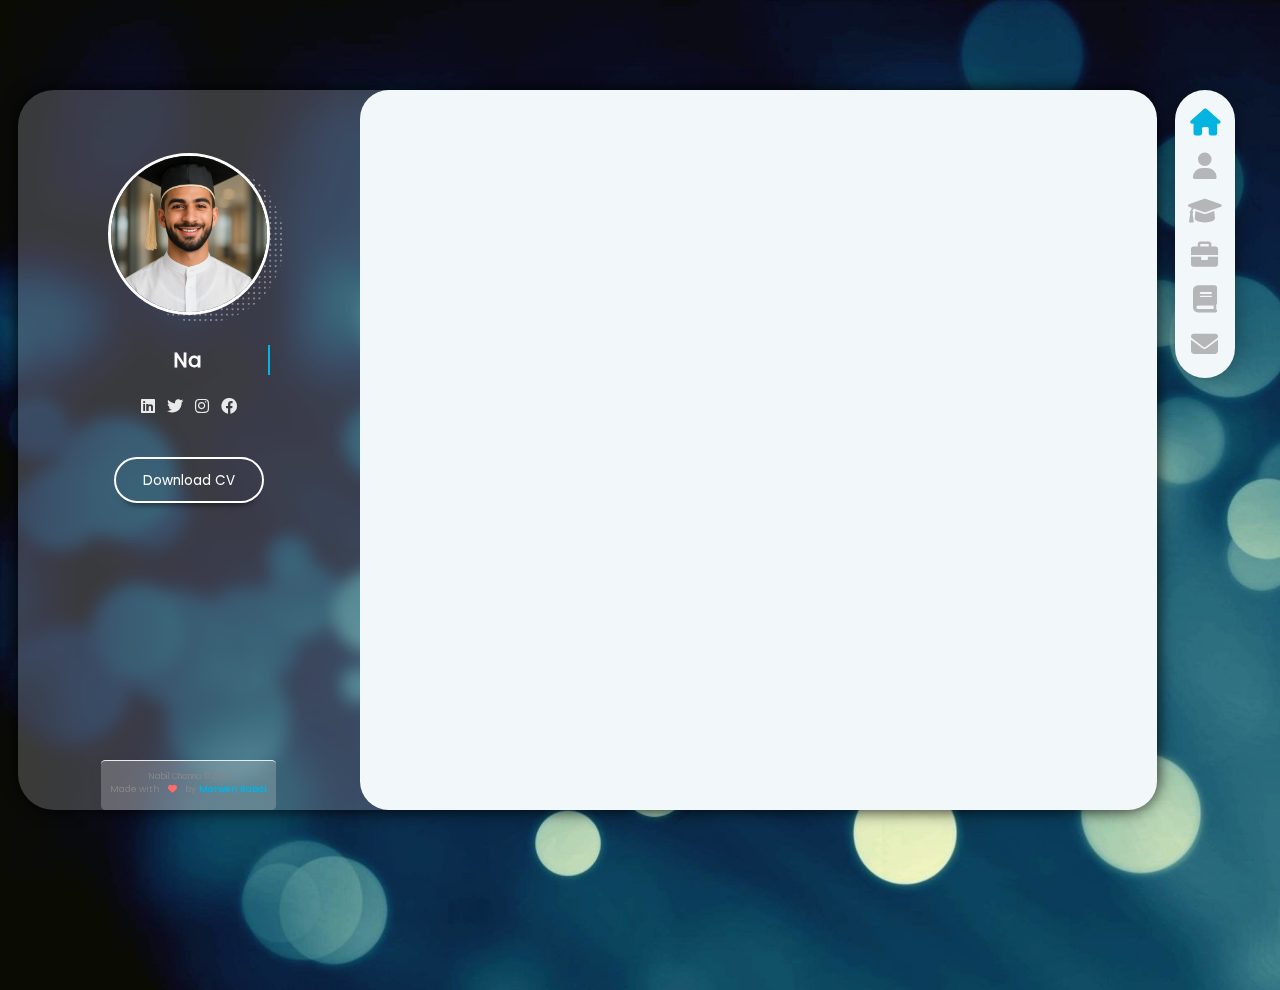
<file: index.html>
<!DOCTYPE html>
<html lang="en">
  <head>
    <meta charset="utf-8" />
    <meta name="viewport" content="width=device-width, initial-scale=1, maximum-scale=2.0, minimum-scale=1.0, user-scalable=no, target-densitydpi=device-dpi" />
    <title>Portfolio | Nabil Channa - Technicien en Exploitation de Réseau</title>
    <meta name="description" content="Portfolio professionnel de Nabil Channa - Technicien en Exploitation de Réseau spécialisé dans les réseaux FTTH, soudure fibre optique et infrastructure réseau" />
    <meta name="keywords" content="Nabil Channa, Technicien Réseau, FTTH, Fibre Optique, Soudure, Infrastructure Réseau, Network Operations" />

    <!-- Open Graph / Facebook -->
    <meta property="og:type" content="website" />
    <meta property="og:url" content="https://marwen-rabai.github.io/channa-nabil/" />
    <meta property="og:title" content="Portfolio | Nabil Channa - Technicien en Exploitation de Réseau" />
    <meta property="og:description" content="Portfolio professionnel de Nabil Channa - Technicien en Exploitation de Réseau spécialisé dans les réseaux FTTH, soudure fibre optique et infrastructure réseau" />
    <meta property="og:image" content="https://marwen-rabai.github.io/channa-nabil/social-preview.jpg" />
    <meta property="og:image:width" content="1200" />
    <meta property="og:image:height" content="630" />
    <meta property="og:image:type" content="image/jpeg" />
    
    <!-- Twitter -->
    <meta name="twitter:card" content="summary_large_image" />
    <meta name="twitter:url" content="https://marwen-rabai.github.io/channa-nabil/" />
    <meta name="twitter:title" content="Portfolio | Nabil Channa - Technicien en Exploitation de Réseau" />
    <meta name="twitter:description" content="Portfolio professionnel de Nabil Channa - Technicien en Exploitation de Réseau spécialisé dans les réseaux FTTH, soudure fibre optique et infrastructure réseau" />
    <meta name="twitter:image" content="https://marwen-rabai.github.io/channa-nabil/social-preview.jpg" />
    
    <!-- LinkedIn -->
    <meta property="linkedin:card" content="summary_large_image" />
    <meta property="linkedin:url" content="https://marwen-rabai.github.io/channa-nabil/" />
    <meta property="linkedin:title" content="Portfolio | Nabil Channa - Technicien en Exploitation de Réseau" />
    <meta property="linkedin:description" content="Portfolio professionnel de Nabil Channa - Technicien en Exploitation de Réseau spécialisé dans les réseaux FTTH, soudure fibre optique et infrastructure réseau" />
    <meta property="linkedin:image" content="https://marwen-rabai.github.io/channa-nabil/social-preview.jpg" />
    <meta name="theme-color" content="#fafafa" />

    <link rel="manifest" href="site.webmanifest" />

    <!-- CUSTOM FAVICONS & ICONS -->
    <!-- Standard favicon -->
    <link rel="icon" type="image/x-icon" href="favicon.ico" />
    <link rel="icon" type="image/png" sizes="16x16" href="favicon-16x16.png" />
    <link rel="icon" type="image/png" sizes="32x32" href="favicon-32x32.png" />
    <link rel="icon" type="image/png" sizes="48x48" href="favicon-48x48.png" />
    <link rel="icon" type="image/png" sizes="96x96" href="favicon-96x96.png" />
    
    <!-- Apple Touch Icons (iOS) -->
    <link rel="apple-touch-icon" sizes="57x57" href="apple-touch-icon-57x57.png" />
    <link rel="apple-touch-icon" sizes="60x60" href="apple-touch-icon-60x60.png" />
    <link rel="apple-touch-icon" sizes="72x72" href="apple-touch-icon-72x72.png" />
    <link rel="apple-touch-icon" sizes="76x76" href="apple-touch-icon-76x76.png" />
    <link rel="apple-touch-icon" sizes="114x114" href="apple-touch-icon-114x114.png" />
    <link rel="apple-touch-icon" sizes="120x120" href="apple-touch-icon-120x120.png" />
    <link rel="apple-touch-icon" sizes="144x144" href="apple-touch-icon-144x144.png" />
    <link rel="apple-touch-icon" sizes="152x152" href="apple-touch-icon-152x152.png" />
    <link rel="apple-touch-icon" sizes="180x180" href="apple-touch-icon-180x180.png" />
    
    <!-- Android Chrome Icons -->
    <link rel="icon" type="image/png" sizes="36x36" href="android-chrome-36x36.png" />
    <link rel="icon" type="image/png" sizes="48x48" href="android-chrome-48x48.png" />
    <link rel="icon" type="image/png" sizes="72x72" href="android-chrome-72x72.png" />
    <link rel="icon" type="image/png" sizes="96x96" href="android-chrome-96x96.png" />
    <link rel="icon" type="image/png" sizes="144x144" href="android-chrome-144x144.png" />
    <link rel="icon" type="image/png" sizes="192x192" href="android-chrome-192x192.png" />
    <link rel="icon" type="image/png" sizes="256x256" href="android-chrome-256x256.png" />
    <link rel="icon" type="image/png" sizes="384x384" href="android-chrome-384x384.png" />
    <link rel="icon" type="image/png" sizes="512x512" href="android-chrome-512x512.png" />
    
    <!-- Windows Metro Tiles -->
    <meta name="msapplication-TileColor" content="#04b4e0" />
    <meta name="msapplication-TileImage" content="mstile-144x144.png" />
    <meta name="msapplication-square70x70logo" content="mstile-70x70.png" />
    <meta name="msapplication-square150x150logo" content="mstile-150x150.png" />
    <meta name="msapplication-wide310x150logo" content="mstile-310x150.png" />
    <meta name="msapplication-square310x310logo" content="mstile-310x310.png" />

    <!-- ICONS -->
    <link
      rel="stylesheet"
      href="font/fontawesome-free-6.1.2-web/css/all.min.css"
    />
    <!-- FONTS loaded in style.css-->
    <!-- <link rel="stylesheet" type="text/css" href="font/poppins/poppins.css"> -->
    <!-- NORMALIZE & RESET loaded in style.css -->
    <!-- STYLESHEET -->
    <link rel="stylesheet" type="text/css" href="css/style.css" />
    <link rel="stylesheet" type="text/css" href="css/scroll.css" />
    <link rel="stylesheet" type="text/css" href="css/responsive.css" />
    
    <!-- TYPING EFFECT STYLES -->
    <style>
      @keyframes blink {
        0%, 50% { border-color: var(--color-secondary); }
        51%, 100% { border-color: transparent; }
      }
    </style>
    
    <!-- SCRIPTS -->
    <script src="js/menu.js" defer></script>
    <script src="js/animations.js" defer></script>
    <!-- <script src="preloader.js"></script> -->
  </head>

  <body>
    <!-- Main layout/Layout principal  -->
    <div class="layout">
      <!-- Sidebar/Barra lateral (info user)  -->
      <aside class="layout__aside">
        <section class="aside__user-info">
          <div class="user-info__general">
            <!-- image mask -->
            <div class="user-info__container-image">
              <img
                src="Photos/nabil_channa_premium_bg_1.jpeg"
                class="user-info__image"
                alt="Photo of Nabil Channa"
              />
            </div>

            <h2 class="user-info__name">Nabil Channa</h2>
            <h4 class="user-info__job">Technicien en Exploitation de Réseau | Network Operations Specialist</h4>
          </div>
          <!-- Sidebar menu - outside the layout really -->
          <nav class="layout__menu">
            <ul class="menu__list">
              <li class="menu__option">
                <a href="index.html" class="menu__link menu__link--active">
                  <i class="menu__icon fa-solid fa-house fa-beat-fade"></i>
                  <span class="menu__overlay">Home</span>
                </a>
              </li>

              <li class="menu__option">
                <a href="about.html" class="menu__link">
                  <i class="menu__icon fa-solid fa-user"></i>
                  <span class="menu__overlay">About me</span>
                </a>
              </li>

              <li class="menu__option">
                <a href="curriculum.html" class="menu__link">
                  <i class="menu__icon fa-solid fa-graduation-cap"></i>
                  <span class="menu__overlay">Curriculum</span>
                </a>
              </li>

              <li class="menu__option">
                <a href="portfolio.html" class="menu__link">
                  <i class="menu__icon fa-solid fa-briefcase"></i>
                  <span class="menu__overlay">Portfolio</span>
                </a>
              </li>

              <li class="menu__option">
                <a href="blog.html" class="menu__link">
                  <i class="menu__icon fa-solid fa-book"></i>
                  <span class="menu__overlay">Blog</span>
                </a>
              </li>

              <li class="menu__option">
                <a href="contact.html" class="menu__link">
                  <i class="menu__icon fa-solid fa-envelope"></i>
                  <span class="menu__overlay">Contact</span>
                </a>
              </li>
            </ul>
          </nav>

          <!-- SOCIAL NETWORKS -->
          <div class="user-info__links">
            <ul class="links__social">
              <li class="social__option">
                <a href="#" class="social__link" title="LinkedIn - Coming Soon">
                  <i class="social__icon fa-brands fa-linkedin"></i>
                </a>
              </li>

              <li class="social__option">
                <a href="#" class="social__link" title="Twitter - Coming Soon">
                  <i class="social__icon fa-brands fa-twitter"></i>
                </a>
              </li>

              <li class="social__option">
                <a href="https://www.instagram.com/channa.nabil/" class="social__link" target="_blank" title="Follow on Instagram">
                  <i class="social__icon fa-brands fa-instagram"></i>
                </a>
              </li>

              <li class="social__option">
                <a href="https://www.facebook.com/channa.nabil" class="social__link" target="_blank" title="Connect on Facebook">
                  <i class="social__icon fa-brands fa-facebook"></i>
                </a>
              </li>
            </ul>
          </div>
          <!-- CV BUTTON -->
          <div class="user-info__buttons">
            <a href="CV/Nabil_Channa_Ultra_Premium_CV.pdf" class="user-info__btn" download>Download CV</a>
          </div>

          <footer class="user-info__footer">
            <div class="footer__copyright">
              Nabil Channa &copy; 2025
            </div>
            <div class="footer__signature">
              <span>Made with</span>
              <a href="https://marwenrabai.strikingly.com" target="_blank" class="footer__heart-link">
                <i class="fa-solid fa-heart fa-beat" style="color: #ff6b6b; margin: 0 5px;"></i>
              </a>
              <span>by</span>
              <a href="https://marwenrabai.strikingly.com" target="_blank" class="footer__author">Marwen Rabai</a>
            </div>
          </footer>
        </section>
      </aside>

      <!-- MENU RESPONSIVE(hamburger) -->
      <div class="layout__menu-toggle">
        <i class="menu-toggle__icon fa-solid fa-bars"></i>
        

      </div>
      <!-- Main content/Contenido principal  -->
      <main class="layout__content">
        <section class="content__page">
          <h1 class="page__name">Nabil Channa</h1>
          <h2 class="page__job">Technicien en Exploitation de Réseau | Network Operations Specialist</h2>
        </section>
      </main>
    </div>
  </body>
</html>
</file>
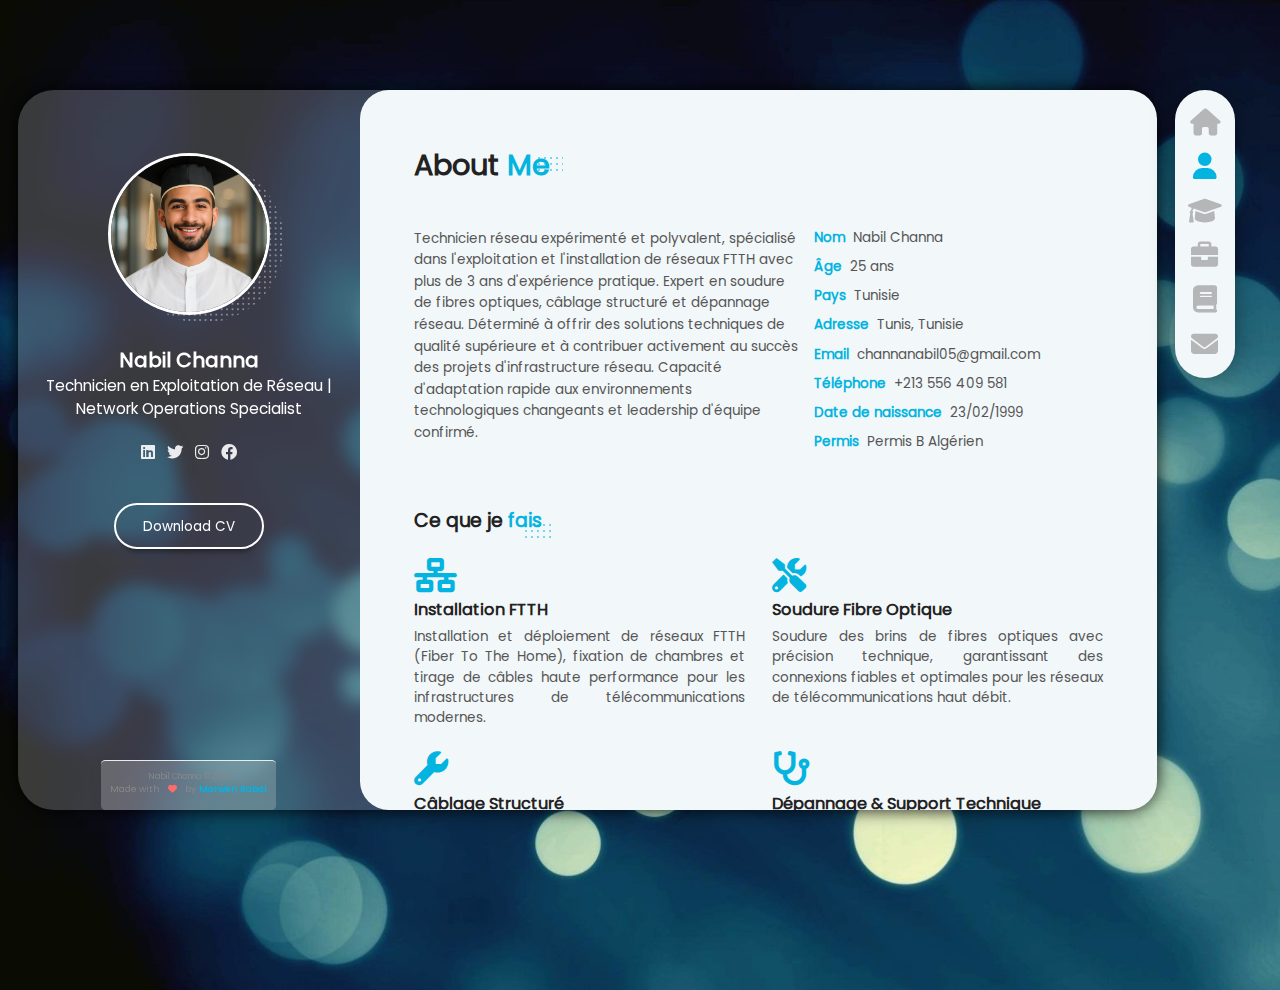
<file: about.html>
<!DOCTYPE html>
<html lang="en">
  <head>
    <meta charset="utf-8" />
    <meta
      name="viewport"
      content="width=device-width, initial-scale=1, maximum-scale=1.0"
    />
    <title>Portfolio - About me | Nabil Channa</title>
    <meta name="description" content="En savoir plus sur Nabil Channa - Technicien en Exploitation de Réseau spécialisé dans les réseaux FTTH et la fibre optique" />
    <meta name="keywords" content="Nabil Channa, About, Technicien Réseau, FTTH, Fibre Optique, Infrastructure Réseau, Soudure, Network Operations" />

    <meta property="og:title" content="Portfolio | Nabil Channa" />
    <meta property="og:description" content="En savoir plus sur Nabil Channa - Technicien en Exploitation de Réseau spécialisé dans les réseaux FTTH et la fibre optique" />
    <meta
      property="og:image"
      content="Photos/nabil_channa_premium_bg_1.jpeg"
    />
    <meta property="og:url" content="https://nabilchanna.com" />
    <meta property="og:type" content="website" />
    <meta name="twitter:card" content="summary_large_image" />
    <meta name="twitter:title" content="Portfolio | Nabil Channa" />
    <meta name="twitter:description" content="En savoir plus sur Nabil Channa - Technicien en Exploitation de Réseau spécialisé dans les réseaux FTTH et la fibre optique" />
    <meta
      name="twitter:image"
      content="Photos/nabil_channa_premium_bg_1.jpeg"
    />
    <meta name="theme-color" content="#fafafa" />

    <link rel="manifest" href="site.webmanifest" />

    <!-- FAVICONS -->
    <link rel="icon" type="image/png" href="favicon.ico" />
    <link rel="apple-touch-icon" href="icon.png" />

    <!-- ICONS -->
    <link
      rel="stylesheet"
      href="font/fontawesome-free-6.1.2-web/css/all.min.css"
    />
    <!-- FONTS LOADED IN STYLE.CSS-->
    <!-- <link rel="stylesheet" type="text/css" href="font/poppins/poppins.css"> -->
    <!-- NORMALIZE & RESET loaded in style.css -->
    <!-- STYLESHEET -->
    <link rel="stylesheet" type="text/css" href="css/style.css" />
    <link rel="stylesheet" type="text/css" href="css/scroll.css" />
    <link rel="stylesheet" type="text/css" href="css/responsive.css" />

    <!-- SCRIPTS -->
    <script src="js/menu.js" defer></script>
    <!-- <script src="preloader.js"></script> -->
  </head>

  <body>
    <!-- Main layout/Layout principal  -->
    <div class="layout">
      <!-- Sidebar/Barra lateral (info user)  -->
      <aside class="layout__aside">
        <section class="aside__user-info">
          <div class="user-info__general">
            <!-- image mask -->
            <div class="user-info__container-image">
              <img
                src="Photos/nabil_channa_premium_bg_1.jpeg"
                class="user-info__image"
                alt="Photo of Nabil Channa"
              />
            </div>

            <h2 class="user-info__name">Nabil Channa</h2>
            <h3 class="user-info__job">Technicien en Exploitation de Réseau | Network Operations Specialist</h3>
          </div>

          <!-- Sidebar menu - outside the layout really -->
          <nav class="layout__menu">
            <ul class="menu__list">
              <li class="menu__option">
                <a href="index.html" class="menu__link">
                  <i class="menu__icon fa-solid fa-house"></i>
                  <span class="menu__overlay">Home</span>
                </a>
              </li>

              <li class="menu__option">
                <a href="about.html" class="menu__link menu__link--active">
                  <i class="menu__icon fa-solid fa-user fa-beat-fade"></i>
                  <span class="menu__overlay">About me</span>
                </a>
              </li>

              <li class="menu__option">
                <a href="curriculum.html" class="menu__link">
                  <i class="menu__icon fa-solid fa-graduation-cap"></i>
                  <span class="menu__overlay">Curriculum</span>
                </a>
              </li>

              <li class="menu__option">
                <a href="portfolio.html" class="menu__link">
                  <i class="menu__icon fa-solid fa-briefcase"></i>
                  <span class="menu__overlay">Portfolio</span>
                </a>
              </li>

              <li class="menu__option">
                <a href="blog.html" class="menu__link">
                  <i class="menu__icon fa-solid fa-book"></i>
                  <span class="menu__overlay">Blog</span>
                </a>
              </li>

              <li class="menu__option">
                <a href="contact.html" class="menu__link">
                  <i class="menu__icon fa-solid fa-envelope"></i>
                  <span class="menu__overlay">Contact</span>
                </a>
              </li>
            </ul>
          </nav>

          <!-- SOCIAL NETWORKS -->
          <div class="user-info__links">
            <ul class="links__social">
              <li class="social__option">
                <a href="#" class="social__link">
                  <i class="social__icon fa-brands fa-linkedin"></i>
                </a>
              </li>

              <li class="social__option">
                <a href="#" class="social__link">
                  <i class="social__icon fa-brands fa-twitter"></i>
                </a>
              </li>

              <li class="social__option">
                <a href="#" class="social__link">
                  <i class="social__icon fa-brands fa-instagram"></i>
                </a>
              </li>

              <li class="social__option">
                <a href="#" class="social__link">
                  <i class="social__icon fa-brands fa-facebook"></i>
                </a>
              </li>
            </ul>
          </div>
          <!-- CV BUTTON -->
          <div class="user-info__buttons">
            <a href="CV/Nabil_Channa_Ultra_Premium_CV.pdf" class="user-info__btn" download>Download CV</a>
          </div>

          <footer class="user-info__footer">
            <div class="footer__copyright">
              Nabil Channa &copy; 2025
            </div>
            <div class="footer__signature">
              <span>Made with</span>
              <a href="https://marwenrabai.strikingly.com" target="_blank" class="footer__heart-link">
                <i class="fa-solid fa-heart fa-beat" style="color: #ff6b6b; margin: 0 5px;"></i>
              </a>
              <span>by</span>
              <a href="https://marwenrabai.strikingly.com" target="_blank" class="footer__author">Marwen Rabai</a>
            </div>
          </footer>
        </section>
      </aside>
      
      <!-- MENU RESPONSIVE(hamburger) -->
      <div class="layout__menu-toggle">
        <i class="menu-toggle__icon fa-solid fa-bars"></i>
      </div>

      <!-- Main content/Contenido principal  -->
      <main class="layout__content">
        <section class="content__page content__about">

          <header class="about__header">
            <h1 class="about__title">
              About <span class="about__title-color"> Me</span>
            </h1>
          </header>
          <section class="about__personal-info">
            <article class="personal-info__bio">
              <p class="personal-info__description">
                Technicien réseau expérimenté et polyvalent, spécialisé dans l'exploitation et l'installation de réseaux FTTH avec plus de 3 ans d'expérience pratique. Expert en soudure de fibres optiques, câblage structuré et dépannage réseau. Déterminé à offrir des solutions techniques de qualité supérieure et à contribuer activement au succès des projets d'infrastructure réseau. Capacité d'adaptation rapide aux environnements technologiques changeants et leadership d'équipe confirmé.
              </p>
            </article>
            <div class="personal-info__data">
              <ul class="personal-info__list">
                <li class="personal-info__option">
                  <span class="personal-info__title">Nom</span>
                  <span class="personal-info__value">Nabil Channa</span>
                </li>
                <li class="personal-info__option">
                  <span class="personal-info__title">Âge</span>
                  <span class="personal-info__value">25 ans</span>
                </li>
                <li class="personal-info__option">
                  <span class="personal-info__title">Pays</span>
                  <span class="personal-info__value">Tunisie</span>
                </li>
                <li class="personal-info__option">
                  <span class="personal-info__title">Adresse</span>
                  <span class="personal-info__value"
                    >Tunis, Tunisie</span
                  >
                </li>
                <li class="personal-info__option">
                  <span class="personal-info__title">Email</span>
                  <span class="personal-info__value">channanabil05@gmail.com</span>
                </li>
                <li class="personal-info__option">
                  <span class="personal-info__title">Téléphone</span>
                  <span class="personal-info__value">+213 556 409 581</span>
                </li>
                <li class="personal-info__option">
                  <span class="personal-info__title">Date de naissance</span>
                  <span class="personal-info__value">23/02/1999</span>
                </li>
                <li class="personal-info__option">
                  <span class="personal-info__title">Permis</span>
                  <span class="personal-info__value">Permis B Algérien</span>
                </li>
              </ul>
            </div>
          </section>
          <section class="about__services">
            <div class="services__header">
              <h2 class="services__title">
                Ce que je <span class="services__title-color">fais</span>
              </h2>
            </div>
            <div class="services__container">
              <article class="services__service">
                <div class="service__icon">
                  <i class="service__icon-aftertitle fa-solid fa-network-wired"></i>
                </div>
                <div class="service__content">
                  <h3 class="service__title">Installation FTTH</h3>
                  <p class="service__description">
                    Installation et déploiement de réseaux FTTH (Fiber To The Home), fixation de chambres et tirage de câbles haute performance pour les infrastructures de télécommunications modernes.
                  </p>
                </div>
              </article>
              <article class="services__service">
                <div class="service__icon">
                  <i class="service__icon-aftertitle fa-solid fa-tools"></i>
                </div>
                <div class="service__content">
                  <h3 class="service__title">Soudure Fibre Optique</h3>
                  <p class="service__description">
                    Soudure des brins de fibres optiques avec précision technique, garantissant des connexions fiables et optimales pour les réseaux de télécommunications haut débit.
                  </p>
                </div>
              </article>
              <article class="services__service">
                <div class="service__icon">
                  <i class="service__icon-aftertitle fa-solid fa-wrench"></i>
                </div>
                <div class="service__content">
                  <h3 class="service__title">Câblage Structuré</h3>
                  <p class="service__description">
                    Conception et mise en place de systèmes de câblage structuré pour réseaux d'entreprise, incluant l'installation d'équipements téléphoniques professionnels et la configuration réseau.
                  </p>
                </div>
              </article>
              <article class="services__service">
                <div class="service__icon">
                  <i class="service__icon-aftertitle fa-solid fa-stethoscope"></i>
                </div>
                <div class="service__content">
                  <h3 class="service__title">Dépannage & Support Technique</h3>
                  <p class="service__description">
                    Support technique réseau avancé, troubleshooting, tests de performance et optimisation réseau pour maintenir des infrastructures performantes et fiables.
                  </p>
                </div>
              </article>
            </div>
          </section>

          <section class="about__reviews">
            <div class="reviews__header">
              <h2 class="reviews__title">Testimonials</h2>
            </div>
            <div class="reviews__container">
              <article class="reviews__review">
                <div class="review__image-container">
                  <img
                    src="Photos/nabil_channa_white_bg_1.jpeg"
                    class="review__image"
                    alt="Client testimonial"
                  />
                </div>
                <div class="review__description">
                  <p class="review__text">
                    L'expertise de Nabil en installation FTTH a été cruciale pour notre expansion réseau. Sa précision technique en soudure fibre optique et son leadership d'équipe ont considérablement amélioré nos délais de déploiement.
                  </p>
                </div>
                <div class="review__author">
                  <div class="review__author-info">
                    <h3 class="review__name">Directeur Technique</h3>
                    <h5 class="review__company">Société Ben Moussa Algérie</h5>
                  </div>
                  <div class="review__author-icon">
                    <i class="review__icon fa-solid fa-quote-right"></i>
                  </div>
                </div>
              </article>
              <article class="reviews__review">
                <div class="review__image-container">
                  <img
                    src="Photos/nabil_channa_white_bg_2.jpeg"
                    class="review__image"
                    alt="Client testimonial"
                  />
                </div>
                <div class="review__description">
                  <p class="review__text">
                    Travailler avec Nabil a transformé notre approche de l'installation réseau. Son expertise technique en fibre optique et sa capacité à former les équipes ont grandement contribué au succès de nos projets d'infrastructure.
                  </p>
                </div>
                <div class="review__author">
                  <div class="review__author-info">
                    <h3 class="review__name">Chef de Projet</h3>
                    <h5 class="review__company">EXTEL Tunis</h5>
                  </div>
                  <div class="review__author-icon">
                    <i class="review__icon fa-solid fa-quote-right"></i>
                  </div>
                </div>
              </article>
            </div>
          </section>

          <section class="about__clients">
            <div class="clients__header">
              <h2 class="clients__title">Partners & Clients</h2>
            </div>
            <div class="clients__container">
              <article class="clients__item">
                <a href="#" class="clients__link">
                  <img
                    src="img/desktop/cliente-1.png"
                    alt=""
                    class="clients__img"
                  />
                </a>
              </article>
              <article class="clients__item">
                <a href="#" class="clients__link">
                  <img
                    src="img/desktop/cliente-2.png"
                    alt=""
                    class="clients__img"
                  />
                </a>
              </article>
              <article class="clients__item">
                <a href="#" class="clients__link">
                  <img
                    src="img/desktop/cliente-3.png"
                    alt=""
                    class="clients__img"
                  />
                </a>
              </article>
              <article class="clients__item">
                <a href="#" class="clients__link">
                  <img
                    src="img/desktop/cliente-4.png"
                    alt=""
                    class="clients__img"
                  />
                </a>
              </article>
              <article class="clients__item">
                <a href="#" class="clients__link">
                  <img
                    src="img/desktop/cliente-5.png"
                    alt=""
                    class="clients__img"
                  />
                </a>
              </article>
            </div>
          </section>

          <section class="about__prices">
            <div class="prices__header">
              <h2 class="prices__title">Services</h2>
            </div>
            <div class="prices__container">
              <article class="prices__box">
                <div class="prices__subtitle">
                  <span class="prices__text">Consultation</span>
                </div>
                <div class="prices__price">
                  <span class="prices__number">$150</span>
                  <span class="price__advice">per hour</span>
                </div>
                <div class="prices__buy">
                  <a href="contact.html" class="prices__btn">Get Started</a>
                </div>
                <div class="prices__reward">Strategic business consultation</div>
                <div class="prices__reward">
                  Market analysis and insights
                </div>
                <div class="prices__reward">Actionable recommendations</div>
              </article>
              <article class="prices__box">
                <div class="prices__subtitle">
                  <span class="prices__text">Project Management</span>
                </div>
                <div class="prices__price">
                  <span class="prices__number">$2,500</span>
                  <span class="price__advice">per month</span>
                </div>
                <div class="prices__buy">
                  <a href="contact.html" class="prices__btn">Get Started</a>
                </div>
                <div class="prices__reward">Full project management</div>
                <div class="prices__reward">Strategic planning & execution</div>
                <div class="prices__reward">Ongoing support & monitoring</div>
              </article>
            </div>
          </section>

          <section class="about__extra">
            <div class="extra__header">
              <h2 class="header__title">
                Key <span class="header__title-color">Achievements</span>
              </h2>
            </div>
            <div class="extra__container">
              <article class="extra__info">
                <i class="extra__icon fa-solid fa-handshake"></i>
                <h4 class="extra__subtitle">Partnerships</h4>
                <span class="extra__quantity">45+</span>
              </article>
              <article class="extra__info">
                <i class="extra__icon fa-solid fa-chart-line"></i>
                <h4 class="extra__subtitle">Growth Rate</h4>
                <span class="extra__quantity">150%</span>
              </article>
              <article class="extra__info">
                <i class="extra__icon fa-solid fa-star"></i>
                <h4 class="extra__subtitle">Client Satisfaction</h4>
                <span class="extra__quantity">98%</span>
              </article>
            </div>
          </section>
        </section>
      </main>
    </div>
  </body>
</html>
</file>
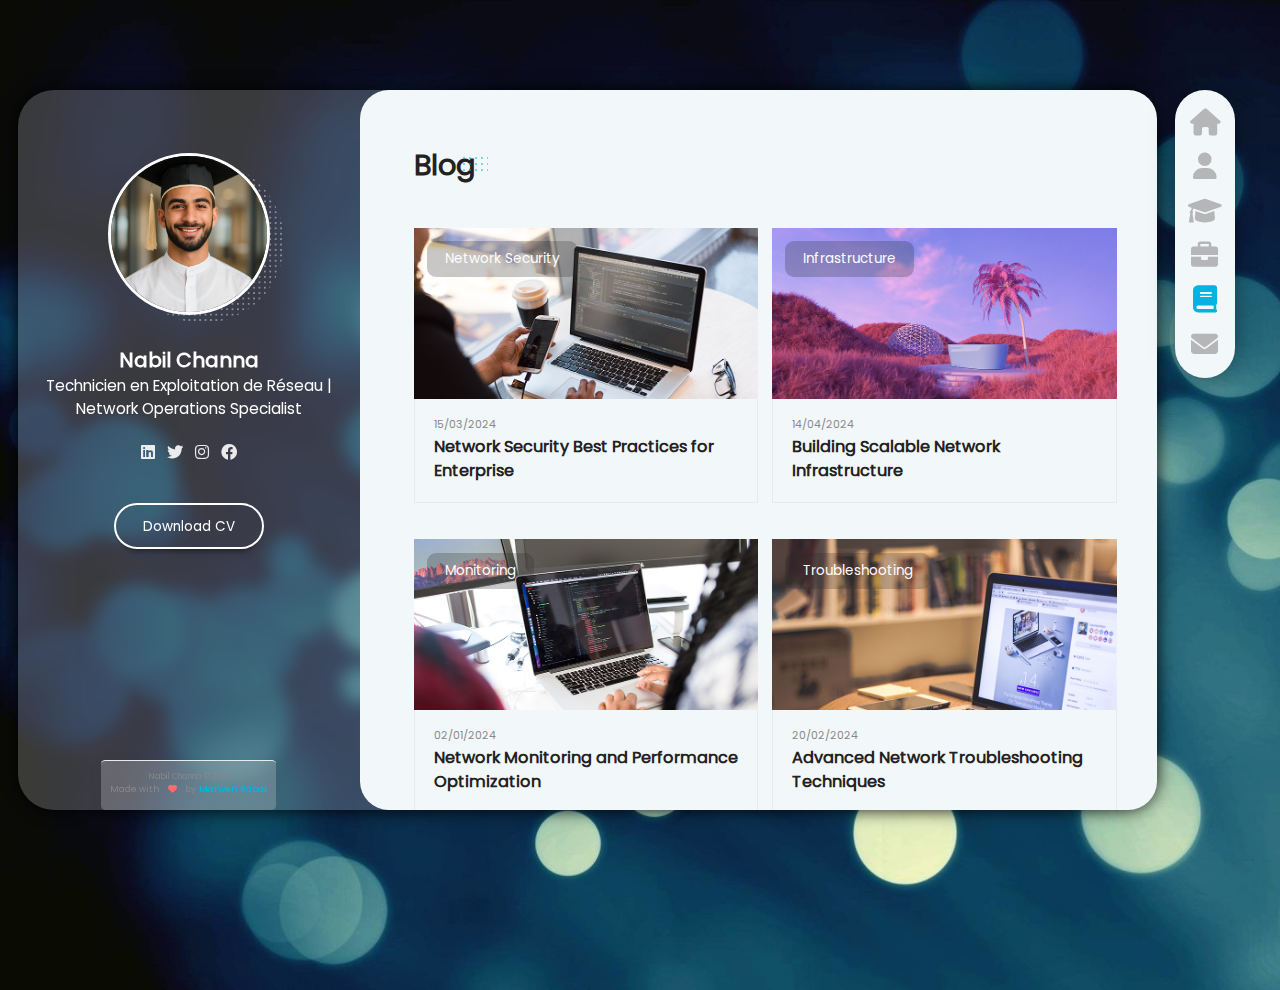
<file: blog.html>
<!DOCTYPE html>
<html lang="en">
  <head>
    <meta charset="utf-8" />
    <meta name="viewport" content="width=device-width, initial-scale=1.0, maximum-scale=1.0, user-scalable=no" />
    <title>Portfolio - Blog | Nabil Channa</title>
    <meta name="description" content="Connaissances techniques FTTH et expertise en réseau par Nabil Channa" />
    <meta name="keywords" content="Nabil Channa, Blog, FTTH, Fibre Optique, Infrastructure Réseau, Expertise Technique" />

    <!-- Open Graph / Facebook -->
    <meta property="og:type" content="website" />
    <meta property="og:url" content="https://marwen-rabai.github.io/channa-nabil/blog.html" />
    <meta property="og:title" content="Blog | Nabil Channa - Expertise FTTH & Infrastructure Réseau" />
    <meta property="og:description" content="Connaissances techniques FTTH et expertise en réseau par Nabil Channa" />
    <meta property="og:image" content="https://marwen-rabai.github.io/channa-nabil/social-preview.jpg" />
    <meta property="og:image:width" content="1200" />
    <meta property="og:image:height" content="630" />
    <meta property="og:image:type" content="image/jpeg" />
    
    <!-- Twitter -->
    <meta name="twitter:card" content="summary_large_image" />
    <meta name="twitter:url" content="https://marwen-rabai.github.io/channa-nabil/blog.html" />
    <meta name="twitter:title" content="Blog | Nabil Channa - Expertise FTTH & Infrastructure Réseau" />
    <meta name="twitter:description" content="Connaissances techniques FTTH et expertise en réseau par Nabil Channa" />
    <meta name="twitter:image" content="https://marwen-rabai.github.io/channa-nabil/social-preview.jpg" />
    
    <!-- LinkedIn -->
    <meta property="linkedin:card" content="summary_large_image" />
    <meta property="linkedin:url" content="https://marwen-rabai.github.io/channa-nabil/blog.html" />
    <meta property="linkedin:title" content="Blog | Nabil Channa - Expertise FTTH & Infrastructure Réseau" />
    <meta property="linkedin:description" content="Connaissances techniques FTTH et expertise en réseau par Nabil Channa" />
    <meta property="linkedin:image" content="https://marwen-rabai.github.io/channa-nabil/social-preview.jpg" />
    <meta name="theme-color" content="#fafafa" />

    <link rel="manifest" href="site.webmanifest" />

    <!-- CUSTOM FAVICONS & ICONS -->
    <!-- Standard favicon -->
    <link rel="icon" type="image/x-icon" href="favicon.ico" />
    <link rel="icon" type="image/png" sizes="16x16" href="favicon-16x16.png" />
    <link rel="icon" type="image/png" sizes="32x32" href="favicon-32x32.png" />
    <link rel="icon" type="image/png" sizes="48x48" href="favicon-48x48.png" />
    <link rel="icon" type="image/png" sizes="96x96" href="favicon-96x96.png" />
    
    <!-- Apple Touch Icons (iOS) -->
    <link rel="apple-touch-icon" sizes="57x57" href="apple-touch-icon-57x57.png" />
    <link rel="apple-touch-icon" sizes="60x60" href="apple-touch-icon-60x60.png" />
    <link rel="apple-touch-icon" sizes="72x72" href="apple-touch-icon-72x72.png" />
    <link rel="apple-touch-icon" sizes="76x76" href="apple-touch-icon-76x76.png" />
    <link rel="apple-touch-icon" sizes="114x114" href="apple-touch-icon-114x114.png" />
    <link rel="apple-touch-icon" sizes="120x120" href="apple-touch-icon-120x120.png" />
    <link rel="apple-touch-icon" sizes="144x144" href="apple-touch-icon-144x144.png" />
    <link rel="apple-touch-icon" sizes="152x152" href="apple-touch-icon-152x152.png" />
    <link rel="apple-touch-icon" sizes="180x180" href="apple-touch-icon-180x180.png" />
    
    <!-- Android Chrome Icons -->
    <link rel="icon" type="image/png" sizes="36x36" href="android-chrome-36x36.png" />
    <link rel="icon" type="image/png" sizes="48x48" href="android-chrome-48x48.png" />
    <link rel="icon" type="image/png" sizes="72x72" href="android-chrome-72x72.png" />
    <link rel="icon" type="image/png" sizes="96x96" href="android-chrome-96x96.png" />
    <link rel="icon" type="image/png" sizes="144x144" href="android-chrome-144x144.png" />
    <link rel="icon" type="image/png" sizes="192x192" href="android-chrome-192x192.png" />
    <link rel="icon" type="image/png" sizes="256x256" href="android-chrome-256x256.png" />
    <link rel="icon" type="image/png" sizes="384x384" href="android-chrome-384x384.png" />
    <link rel="icon" type="image/png" sizes="512x512" href="android-chrome-512x512.png" />
    
    <!-- Windows Metro Tiles -->
    <meta name="msapplication-TileColor" content="#04b4e0" />
    <meta name="msapplication-TileImage" content="mstile-144x144.png" />
    <meta name="msapplication-square70x70logo" content="mstile-70x70.png" />
    <meta name="msapplication-square150x150logo" content="mstile-150x150.png" />
    <meta name="msapplication-wide310x150logo" content="mstile-310x150.png" />
    <meta name="msapplication-square310x310logo" content="mstile-310x310.png" />

    <!-- ICONS -->
    <link
      rel="stylesheet"
      href="font/fontawesome-free-6.1.2-web/css/all.min.css"
    />
    <!-- FONTS LOADED IN STYLE.CSS-->
    <!-- <link rel="stylesheet" type="text/css" href="font/poppins/poppins.css"> -->
    <!-- NORMALIZE & RESET loaded in style.css -->
    <!-- STYLESHEET -->
    <link rel="stylesheet" type="text/css" href="css/style.css" />
    <link rel="stylesheet" type="text/css" href="css/scroll.css" />
    <link rel="stylesheet" type="text/css" href="css/responsive.css" />

    <!-- SCRIPTS -->
    <script src="js/menu.js" defer></script>
    <!-- <script src="preloader.js"></script> -->
  </head>

  <body>
    <!-- Main layout/Layout principal  -->
    <div class="layout">
      <!-- Sidebar/Barra lateral (info user)  -->
      <aside class="layout__aside">
        <section class="aside__user-info">
          <div class="user-info__general">
            <!-- image mask -->
            <div class="user-info__container-image">
              <img
                src="Photos/nabil_channa_premium_bg_1.jpeg"
                class="user-info__image"
                alt="Photo of Nabil Channa"
              />
            </div>

            <h2 class="user-info__name">Nabil Channa</h2>
            <h3 class="user-info__job">Technicien en Exploitation de Réseau | Network Operations Specialist</h3>
          </div>
          <!-- Sidebar menu - outside the layout really -->
          <nav class="layout__menu">
            <ul class="menu__list">
              <li class="menu__option">
                <a href="index.html" class="menu__link">
                  <i class="menu__icon fa-solid fa-house"></i>
                  <span class="menu__overlay">Home</span>
                </a>
              </li>

              <li class="menu__option">
                <a href="about.html" class="menu__link">
                  <i class="menu__icon fa-solid fa-user"></i>
                  <span class="menu__overlay">About me</span>
                </a>
              </li>

              <li class="menu__option">
                <a href="curriculum.html" class="menu__link">
                  <i class="menu__icon fa-solid fa-graduation-cap"></i>
                  <span class="menu__overlay">Curriculum</span>
                </a>
              </li>

              <li class="menu__option">
                <a href="portfolio.html" class="menu__link">
                  <i class="menu__icon fa-solid fa-briefcase"></i>
                  <span class="menu__overlay">Portfolio</span>
                </a>
              </li>

              <li class="menu__option">
                <a href="blog.html" class="menu__link menu__link--active">
                  <i class="menu__icon fa-solid fa-book fa-beat-fade"></i>
                  <span class="menu__overlay">Blog</span>
                </a>
              </li>

              <li class="menu__option">
                <a href="contact.html" class="menu__link">
                  <i class="menu__icon fa-solid fa-envelope"></i>
                  <span class="menu__overlay">Contact</span>
                </a>
              </li>
            </ul>
          </nav>

          <!-- SOCIAL NETWORKS -->
          <div class="user-info__links">
            <ul class="links__social">
              <li class="social__option">
                <a href="#" class="social__link" title="LinkedIn - Coming Soon">
                  <i class="social__icon fa-brands fa-linkedin"></i>
                </a>
              </li>

              <li class="social__option">
                <a href="#" class="social__link" title="Twitter - Coming Soon">
                  <i class="social__icon fa-brands fa-twitter"></i>
                </a>
              </li>

              <li class="social__option">
                <a href="https://www.instagram.com/channa.nabil/" class="social__link" target="_blank" title="Follow on Instagram">
                  <i class="social__icon fa-brands fa-instagram"></i>
                </a>
              </li>

              <li class="social__option">
                <a href="https://www.facebook.com/channa.nabil" class="social__link" target="_blank" title="Connect on Facebook">
                  <i class="social__icon fa-brands fa-facebook"></i>
                </a>
              </li>
            </ul>
          </div>
          <!-- CV BUTTON -->
          <div class="user-info__buttons">
            <a href="CV/Nabil_Channa_Ultra_Premium_CV.pdf" class="user-info__btn" download>Download CV</a>
          </div>

          <footer class="user-info__footer">
            <div class="footer__copyright">
              Nabil Channa &copy; 2025
            </div>
            <div class="footer__signature">
              <span>Made with</span>
              <a href="https://marwenrabai.strikingly.com" target="_blank" class="footer__heart-link">
                <i class="fa-solid fa-heart fa-beat" style="color: #ff6b6b; margin: 0 5px;"></i>
              </a>
              <span>by</span>
              <a href="https://marwenrabai.strikingly.com" target="_blank" class="footer__author">Marwen Rabai</a>
            </div>
          </footer>
        </section>
      </aside>

      <!-- MENU RESPONSIVE(hamburger) -->
      <div class="layout__menu-toggle">
        <i class="menu-toggle__icon fa-solid fa-bars"></i>
      </div>
      
      <!-- Main content/Contenido principal  -->
      <main class="layout__content">
        <section class="content__page content__blog">
          <header class="blog__header">
            <h1 class="blog__title">Blog</h1>
          </header>

          <section class="blog__articles">
            <article class="articles__article">
              <div class="article__top">
                <div class="article__category">Network Security</div>

                <a href="#" class="article__image-link">
                  <div class="article__mask">
                    <img
                      class="article__image"
                      src="./img/desktop/articulo-1.jpg"
                      alt="blog image"
                    />
                  </div>
                  <div class="article__logo">
                    <i class="article__icon fa-solid fa-book"></i>
                  </div>
                </a>
              </div>

              <div class="article__bottom">
                <time datetime="2024-03-15" class="article__date"
                  >15/03/2024</time
                >
                <a href="#" class="article__link">
                  <h2 class="article__title">
                    Network Security Best Practices for Enterprise
                  </h2>
                </a>
              </div>
            </article>

            <article class="articles__article">
              <div class="article__top">
                <div class="article__category">Infrastructure</div>

                <a href="#" class="article__image-link">
                  <div class="article__mask">
                    <img
                      class="article__image"
                      src="./img/desktop/articulo-2.jpg"
                      alt="blog image"
                    />
                  </div>
                  <div class="article__logo">
                    <i class="article__icon fa-solid fa-book"></i>
                  </div>
                </a>
              </div>

              <div class="article__bottom">
                <time datetime="2024-04-14" class="article__date"
                  >14/04/2024</time
                >
                <a href="#" class="article__link">
                  <h2 class="article__title">Building Scalable Network Infrastructure</h2>
                </a>
              </div>
            </article>

            <article class="articles__article">
              <div class="article__top">
                <div class="article__category">Monitoring</div>

                <a href="#" class="article__image-link">
                  <div class="article__mask">
                    <img
                      class="article__image"
                      src="./img/desktop/articulo-3.jpg"
                      alt="blog image"
                    />
                  </div>
                  <div class="article__logo">
                    <i class="article__icon fa-solid fa-book"></i>
                  </div>
                </a>
              </div>

              <div class="article__bottom">
                <time datetime="2024-01-02" class="article__date"
                  >02/01/2024</time
                >
                <a href="#" class="article__link">
                  <h2 class="article__title">
                    Network Monitoring and Performance Optimization
                  </h2>
                </a>
              </div>
            </article>

            <article class="articles__article">
              <div class="article__top">
                <div class="article__category">Troubleshooting</div>

                <a href="#" class="article__image-link">
                  <div class="article__mask">
                    <img
                      class="article__image"
                      src="./img/desktop/articulo-4.jpg"
                      alt="blog image"
                    />
                  </div>
                  <div class="article__logo">
                    <i class="article__icon fa-solid fa-book"></i>
                  </div>
                </a>
              </div>

              <div class="article__bottom">
                <time datetime="2024-02-20" class="article__date"
                  >20/02/2024</time
                >
                <a href="#" class="article__link">
                  <h2 class="article__title">
                    Advanced Network Troubleshooting Techniques
                  </h2>
                </a>
              </div>
            </article>
            <!-- <figure class="gallery__item">
              <div class="gallery__container-image">
                <a href="#" class="gallery__link"
                  ><img
                    src="/img/desktop/galeria-1.jpg"
                    alt=""
                    class="gallery__image"
                /></a>
              </div>
              <figcaption class="gallery__title">
                Production of videos
              </figcaption>
              <i class="gallery__icon fa-solid fa-video-camera"> </i>
              <span class="gallery__category">Videos</span>
            </figure> -->
          </section>
        </section>
      </main>
    </div>
  </body>
</html>
</file>
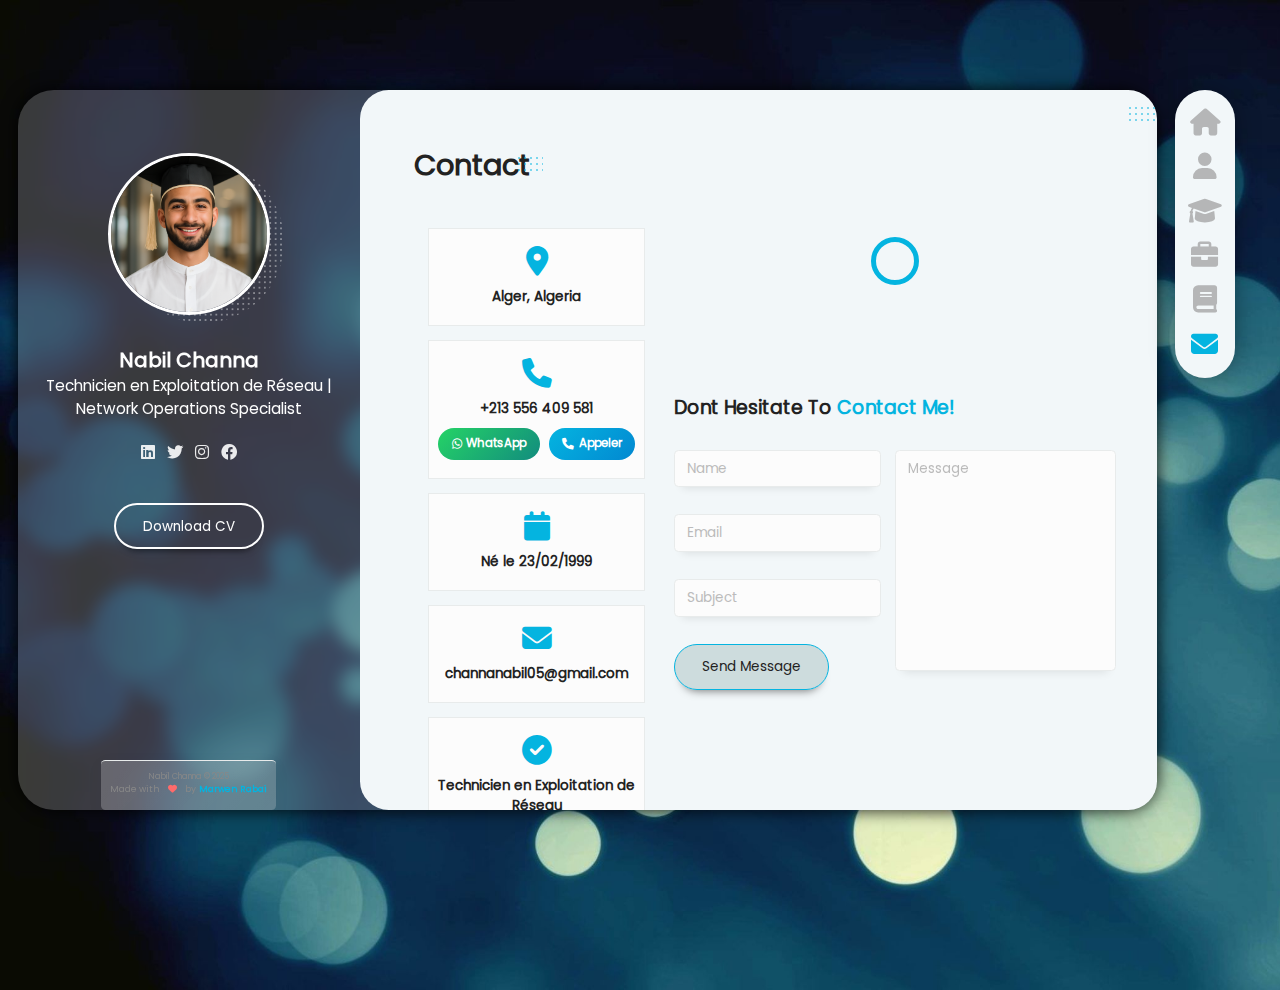
<file: contact.html>
<!DOCTYPE html>
<html lang="en">
  <head>
    <meta charset="utf-8" />
    <meta name="viewport" content="width=device-width, initial-scale=1.0, maximum-scale=1.0, user-scalable=no" />
    <title>Portfolio - Contact | Nabil Channa</title>
    <meta name="description" content="Contact Nabil Channa - Technicien en Exploitation de Réseau pour consultations et projets techniques" />
    <meta name="keywords" content="Nabil Channa, Contact, Technicien Réseau, FTTH, Fibre Optique, Support Technique" />

    <!-- Open Graph / Facebook -->
    <meta property="og:type" content="website" />
    <meta property="og:url" content="https://marwen-rabai.github.io/channa-nabil/contact.html" />
    <meta property="og:title" content="Contact | Nabil Channa - Technicien en Exploitation de Réseau" />
    <meta property="og:description" content="Contactez Nabil Channa - Technicien en Exploitation de Réseau pour vos projets FTTH et infrastructure réseau" />
    <meta property="og:image" content="https://marwen-rabai.github.io/channa-nabil/social-preview.jpg" />
    <meta property="og:image:width" content="1200" />
    <meta property="og:image:height" content="630" />
    <meta property="og:image:type" content="image/jpeg" />
    
    <!-- Twitter -->
    <meta name="twitter:card" content="summary_large_image" />
    <meta name="twitter:url" content="https://marwen-rabai.github.io/channa-nabil/contact.html" />
    <meta name="twitter:title" content="Contact | Nabil Channa - Technicien en Exploitation de Réseau" />
    <meta name="twitter:description" content="Contactez Nabil Channa - Technicien en Exploitation de Réseau pour vos projets FTTH et infrastructure réseau" />
    <meta name="twitter:image" content="https://marwen-rabai.github.io/channa-nabil/social-preview.jpg" />
    
    <!-- LinkedIn -->
    <meta property="linkedin:card" content="summary_large_image" />
    <meta property="linkedin:url" content="https://marwen-rabai.github.io/channa-nabil/contact.html" />
    <meta property="linkedin:title" content="Contact | Nabil Channa - Technicien en Exploitation de Réseau" />
    <meta property="linkedin:description" content="Contactez Nabil Channa - Technicien en Exploitation de Réseau pour vos projets FTTH et infrastructure réseau" />
    <meta property="linkedin:image" content="https://marwen-rabai.github.io/channa-nabil/social-preview.jpg" />
    <meta name="theme-color" content="#fafafa" />

    <link rel="manifest" href="site.webmanifest" />

    <!-- CUSTOM FAVICONS & ICONS -->
    <!-- Standard favicon -->
    <link rel="icon" type="image/x-icon" href="favicon.ico" />
    <link rel="icon" type="image/png" sizes="16x16" href="favicon-16x16.png" />
    <link rel="icon" type="image/png" sizes="32x32" href="favicon-32x32.png" />
    <link rel="icon" type="image/png" sizes="48x48" href="favicon-48x48.png" />
    <link rel="icon" type="image/png" sizes="96x96" href="favicon-96x96.png" />
    
    <!-- Apple Touch Icons (iOS) -->
    <link rel="apple-touch-icon" sizes="57x57" href="apple-touch-icon-57x57.png" />
    <link rel="apple-touch-icon" sizes="60x60" href="apple-touch-icon-60x60.png" />
    <link rel="apple-touch-icon" sizes="72x72" href="apple-touch-icon-72x72.png" />
    <link rel="apple-touch-icon" sizes="76x76" href="apple-touch-icon-76x76.png" />
    <link rel="apple-touch-icon" sizes="114x114" href="apple-touch-icon-114x114.png" />
    <link rel="apple-touch-icon" sizes="120x120" href="apple-touch-icon-120x120.png" />
    <link rel="apple-touch-icon" sizes="144x144" href="apple-touch-icon-144x144.png" />
    <link rel="apple-touch-icon" sizes="152x152" href="apple-touch-icon-152x152.png" />
    <link rel="apple-touch-icon" sizes="180x180" href="apple-touch-icon-180x180.png" />
    
    <!-- Android Chrome Icons -->
    <link rel="icon" type="image/png" sizes="36x36" href="android-chrome-36x36.png" />
    <link rel="icon" type="image/png" sizes="48x48" href="android-chrome-48x48.png" />
    <link rel="icon" type="image/png" sizes="72x72" href="android-chrome-72x72.png" />
    <link rel="icon" type="image/png" sizes="96x96" href="android-chrome-96x96.png" />
    <link rel="icon" type="image/png" sizes="144x144" href="android-chrome-144x144.png" />
    <link rel="icon" type="image/png" sizes="192x192" href="android-chrome-192x192.png" />
    <link rel="icon" type="image/png" sizes="256x256" href="android-chrome-256x256.png" />
    <link rel="icon" type="image/png" sizes="384x384" href="android-chrome-384x384.png" />
    <link rel="icon" type="image/png" sizes="512x512" href="android-chrome-512x512.png" />
    
    <!-- Windows Metro Tiles -->
    <meta name="msapplication-TileColor" content="#04b4e0" />
    <meta name="msapplication-TileImage" content="mstile-144x144.png" />
    <meta name="msapplication-square70x70logo" content="mstile-70x70.png" />
    <meta name="msapplication-square150x150logo" content="mstile-150x150.png" />
    <meta name="msapplication-wide310x150logo" content="mstile-310x150.png" />
    <meta name="msapplication-square310x310logo" content="mstile-310x310.png" />
    

    <!-- ICONS -->
    <link
      rel="stylesheet"
      href="font/fontawesome-free-6.1.2-web/css/all.min.css"
    />
    <!-- FONTS LOADED IN STYLE.CSS-->
    <!-- <link rel="stylesheet" type="text/css" href="font/poppins/poppins.css"> -->
    <!-- NORMALIZE & RESET loaded in style.css -->
    <!-- STYLESHEET -->
    <link rel="stylesheet" type="text/css" href="css/style.css" />
    <link rel="stylesheet" type="text/css" href="css/scroll.css" /><link rel="stylesheet" type="text/css" href="css/loader.css" />
    <link rel="stylesheet" type="text/css" href="css/responsive.css" />
    
    <!-- SCRIPTS -->
          <script src="js/menu.js" defer></script>
    <script src="js/map.js" defer></script>
    <script src="js/contact-form.js" defer></script>
    <!-- <script src="preloader.js"></script> -->
    
  </head>

  <body>
    <!-- Main layout/Layout principal  -->
    <div class="layout">
      <!-- Sidebar/Barra lateral (info user)  -->
      <aside class="layout__aside">
        <section class="aside__user-info">
          <div class="user-info__general">
            <!-- image mask -->
            <div class="user-info__container-image">
              <img
                src="Photos/nabil_channa_premium_bg_1.jpeg"
                class="user-info__image"
                alt="Photo of Nabil Channa"
              />
            </div>

            <h2 class="user-info__name">Nabil Channa</h2>
            <h3 class="user-info__job">Technicien en Exploitation de Réseau | Network Operations Specialist</h3>
          </div>
          <!-- Sidebar menu - outside the layout really -->
          <nav class="layout__menu">
            <ul class="menu__list">
              <li class="menu__option">
                <a href="index.html" class="menu__link">
                  <i class="menu__icon fa-solid fa-house"></i>
                  <span class="menu__overlay">Home</span>
                </a>
              </li>

              <li class="menu__option">
                <a href="about.html" class="menu__link">
                  <i class="menu__icon fa-solid fa-user"></i>
                  <span class="menu__overlay">About me</span>
                </a>
              </li>

              <li class="menu__option">
                <a href="curriculum.html" class="menu__link">
                  <i class="menu__icon fa-solid fa-graduation-cap"></i>
                  <span class="menu__overlay">Curriculum</span>
                </a>
              </li>

              <li class="menu__option">
                <a href="portfolio.html" class="menu__link">
                  <i class="menu__icon fa-solid fa-briefcase"></i>
                  <span class="menu__overlay">Portfolio</span>
                </a>
              </li>

              <li class="menu__option">
                <a href="blog.html" class="menu__link">
                  <i class="menu__icon fa-solid fa-book"></i>
                  <span class="menu__overlay">Blog</span>
                </a>
              </li>

              <li class="menu__option">
                <a href="contact.html" class="menu__link menu__link--active">
                  <i class="menu__icon fa-solid fa-envelope fa-beat-fade"></i>
                  <span class="menu__overlay">Contact</span>
                </a>
              </li>
            </ul>
          </nav>

          <!-- SOCIAL NETWORKS -->
          <div class="user-info__links">
            <ul class="links__social">
              <li class="social__option">
                <a href="#" class="social__link" title="LinkedIn - Coming Soon">
                  <i class="social__icon fa-brands fa-linkedin"></i>
                </a>
              </li>

              <li class="social__option">
                <a href="#" class="social__link" title="Twitter - Coming Soon">
                  <i class="social__icon fa-brands fa-twitter"></i>
                </a>
              </li>

              <li class="social__option">
                <a href="https://www.instagram.com/channa.nabil/" class="social__link" target="_blank" title="Follow on Instagram">
                  <i class="social__icon fa-brands fa-instagram"></i>
                </a>
              </li>

              <li class="social__option">
                <a href="https://www.facebook.com/channa.nabil" class="social__link" target="_blank" title="Connect on Facebook">
                  <i class="social__icon fa-brands fa-facebook"></i>
                </a>
              </li>
            </ul>
          </div>
          <!-- CV BUTTON -->
          <div class="user-info__buttons">
            <a href="CV/Nabil_Channa_Ultra_Premium_CV.pdf" class="user-info__btn" download>Download CV</a>
          </div>

          <footer class="user-info__footer">
            <div class="footer__copyright">
              Nabil Channa &copy; 2025
            </div>
            <div class="footer__signature">
              <span>Made with</span>
              <a href="https://marwenrabai.strikingly.com" target="_blank" class="footer__heart-link">
                <i class="fa-solid fa-heart fa-beat" style="color: #ff6b6b; margin: 0 5px;"></i>
              </a>
              <span>by</span>
              <a href="https://marwenrabai.strikingly.com" target="_blank" class="footer__author">Marwen Rabai</a>
            </div>
          </footer>
        </section>
      </aside>

      <!-- MENU RESPONSIVE(hamburger) -->
      <div class="layout__menu-toggle">
        <i class="menu-toggle__icon fa-solid fa-bars"></i>
      </div>
      
      <!-- Main content/Contenido principal  -->
      <main class="layout__content">
        <section class="content__page content__contact">
          <header class="contact__header">
            <h1 class="contact__title">Contact</h1>
          </header>

          <div class="contact__container">
            <section class="contact__info">
              <div class="contact__data">
                <i class="contact__icon fa-solid fa-location-dot"></i>
                <h2 class="contact__subtitle">Alger, Algeria</h2>
              </div>
              <div class="contact__data">
                <i class="contact__icon fa-solid fa-phone"></i>
                <h2 class="contact__subtitle">+213 556 409 581</h2>
                <div class="contact__buttons">
                  <a href="https://wa.me/213556409581?text=Bonjour%20Nabil,%20je%20souhaite%20vous%20contacter%20concernant%20vos%20services" 
                     class="contact-btn whatsapp-btn" target="_blank" title="Contactez-moi sur WhatsApp">
                    <i class="fa-brands fa-whatsapp"></i> WhatsApp
                  </a>
                  <a href="tel:+213556409581" class="contact-btn call-btn" title="Appelez-moi directement">
                    <i class="fa-solid fa-phone"></i> Appeler
                  </a>
                </div>
              </div>
              <div class="contact__data">
                <i class="contact__icon fa-solid fa-calendar"></i>
                <h2 class="contact__subtitle">Né le 23/02/1999</h2>
              </div>
              <div class="contact__data">
                <i class="contact__icon fa-solid fa-envelope"></i>
                <h2 class="contact__subtitle">channanabil05@gmail.com</h2>
              </div>
              <div class="contact__data">
                <i class="contact__icon fa-solid fa-circle-check"></i>
                <h2 class="contact__subtitle">Technicien en Exploitation de Réseau</h2>
              </div>
              <div class="contact__data">
                <i class="contact__icon fa-solid fa-car"></i>
                <h2 class="contact__subtitle">Permis B Algérien</h2>
              </div>
            </section>

            <section class="contact__form-box">
              <div class="contact__map" id="load-iframe-map">
                <span class="loader"></span>
              </div>
              <header class="contact__form-header">
                <h3 class="form-header__title">
                  Dont Hesitate To
                  <span class="contact__title-color">Contact Me!</span>
                </h3>
              </header>
              <form action="https://formspree.io/f/xwpkgznv" method="POST" class="contact__form">
                <div class="form__container">
                  <section class="form__left">
                    <div class="form__group">
                      <input
                      type="text"
                      name="name"
                      id="input__name"
                      class="form__input"
                      required
                      placeholder="Name"
                      />
                      <label for="input__name" class="form__label">Name</label>
                    </div>
                    <div class="form__group">
                      <input
                      type="email"
                      name="email"
                      id="input__email"
                      class="form__input"
                      required
                      placeholder="Email"
                      />
                      <label for="input__email" class="form__label">Email</label>
                      </div>
                    <div class="form__group">
                      
                      <input
                        type="text"
                        name="subject"
                        id="input__subject"
                        class="form__input"
                        required
                        placeholder="Subject"
                      /><label for="input__subject" class="form__label"
                      >Subject</label
                    >
                    </div>
                  </section>

                  <section class="form__right">
                    <div class="form__group form__group--textarea">
                      <textarea
                      name="message"
                      id="input__message"
                      class="form__input form__input--textarea"
                      required
                      placeholder="Message"
                      ></textarea>
                      <label for="input__message" class="form__label">Message</label>
                    </div>
                  </section>
                </div>
                <input type="submit" value="Send Message" class="form__button"></input>
              </form>
            </section>
          </div>
        </section>
      </main>
    </div>
  </body>
</html>
</file>
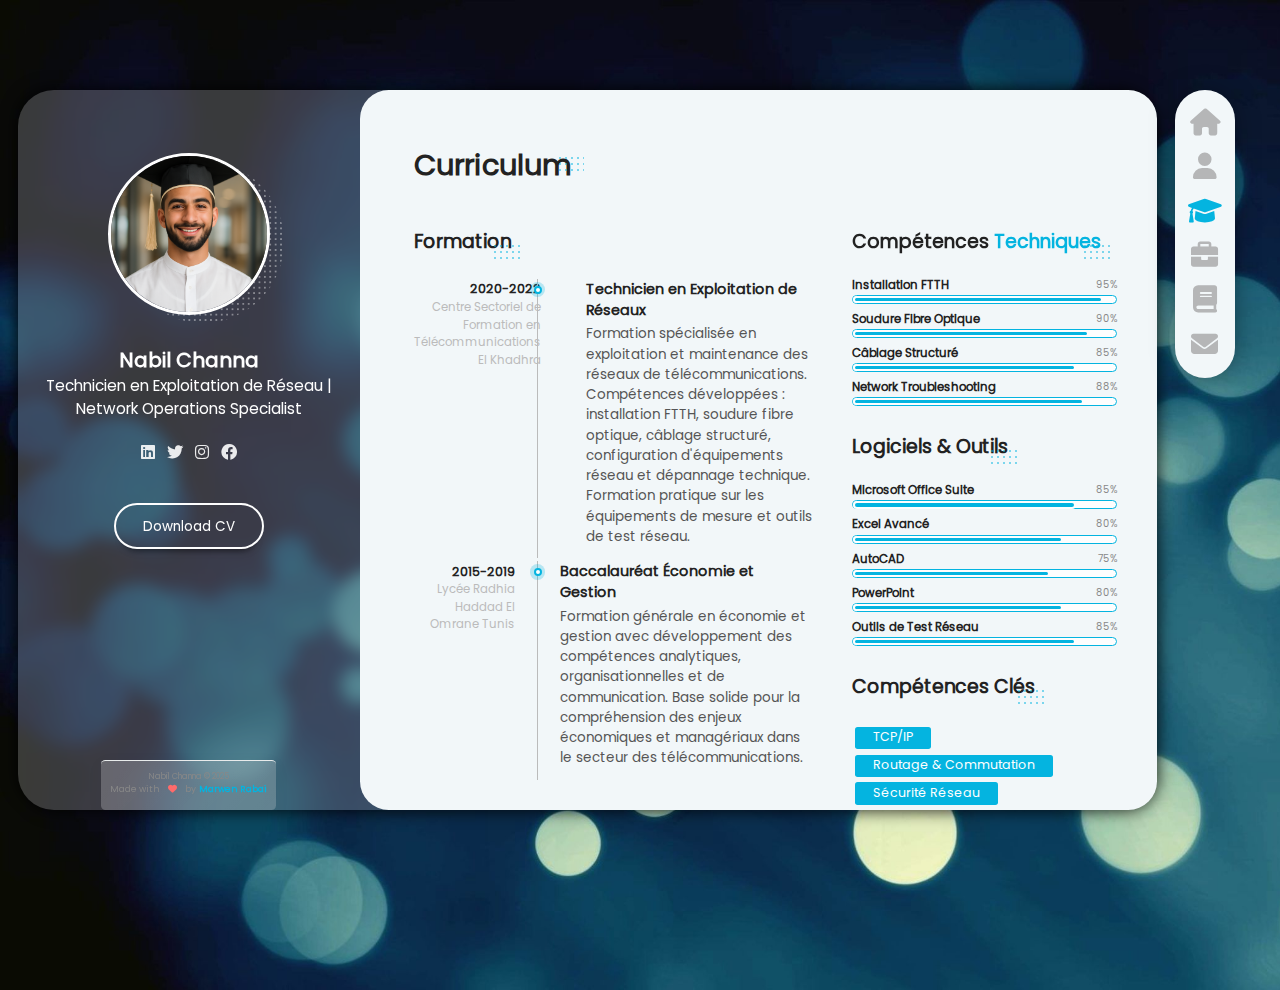
<file: curriculum.html>
<!DOCTYPE html>
<html lang="en">
  <head>
    <meta charset="utf-8" />
    <meta name="viewport" content="width=device-width, initial-scale=1.0, maximum-scale=1.0, user-scalable=no" />
    <title>Portfolio - Curriculum | Nabil Channa</title>
    <meta name="description" content="Curriculum professionnel et expérience de Nabil Channa - Technicien en Exploitation de Réseau" />
    <meta name="keywords" content="Nabil Channa, Curriculum, Technicien Réseau, FTTH, Fibre Optique, Infrastructure Réseau, Network Operations" />

    <!-- Open Graph / Facebook -->
    <meta property="og:type" content="website" />
    <meta property="og:url" content="https://marwen-rabai.github.io/channa-nabil/curriculum.html" />
    <meta property="og:title" content="Curriculum | Nabil Channa - Technicien en Exploitation de Réseau" />
    <meta property="og:description" content="Curriculum professionnel et expérience de Nabil Channa - Technicien en Exploitation de Réseau" />
    <meta property="og:image" content="https://marwen-rabai.github.io/channa-nabil/social-preview.jpg" />
    <meta property="og:image:width" content="1200" />
    <meta property="og:image:height" content="630" />
    <meta property="og:image:type" content="image/jpeg" />
    
    <!-- Twitter -->
    <meta name="twitter:card" content="summary_large_image" />
    <meta name="twitter:url" content="https://marwen-rabai.github.io/channa-nabil/curriculum.html" />
    <meta name="twitter:title" content="Curriculum | Nabil Channa - Technicien en Exploitation de Réseau" />
    <meta name="twitter:description" content="Curriculum professionnel et expérience de Nabil Channa - Technicien en Exploitation de Réseau" />
    <meta name="twitter:image" content="https://marwen-rabai.github.io/channa-nabil/social-preview.jpg" />
    
    <!-- LinkedIn -->
    <meta property="linkedin:card" content="summary_large_image" />
    <meta property="linkedin:url" content="https://marwen-rabai.github.io/channa-nabil/curriculum.html" />
    <meta property="linkedin:title" content="Curriculum | Nabil Channa - Technicien en Exploitation de Réseau" />
    <meta property="linkedin:description" content="Curriculum professionnel et expérience de Nabil Channa - Technicien en Exploitation de Réseau" />
    <meta property="linkedin:image" content="https://marwen-rabai.github.io/channa-nabil/social-preview.jpg" />
    <meta name="theme-color" content="#fafafa" />

    <link rel="manifest" href="site.webmanifest" />

    <!-- CUSTOM FAVICONS & ICONS -->
    <!-- Standard favicon -->
    <link rel="icon" type="image/x-icon" href="favicon.ico" />
    <link rel="icon" type="image/png" sizes="16x16" href="favicon-16x16.png" />
    <link rel="icon" type="image/png" sizes="32x32" href="favicon-32x32.png" />
    <link rel="icon" type="image/png" sizes="48x48" href="favicon-48x48.png" />
    <link rel="icon" type="image/png" sizes="96x96" href="favicon-96x96.png" />
    
    <!-- Apple Touch Icons (iOS) -->
    <link rel="apple-touch-icon" sizes="57x57" href="apple-touch-icon-57x57.png" />
    <link rel="apple-touch-icon" sizes="60x60" href="apple-touch-icon-60x60.png" />
    <link rel="apple-touch-icon" sizes="72x72" href="apple-touch-icon-72x72.png" />
    <link rel="apple-touch-icon" sizes="76x76" href="apple-touch-icon-76x76.png" />
    <link rel="apple-touch-icon" sizes="114x114" href="apple-touch-icon-114x114.png" />
    <link rel="apple-touch-icon" sizes="120x120" href="apple-touch-icon-120x120.png" />
    <link rel="apple-touch-icon" sizes="144x144" href="apple-touch-icon-144x144.png" />
    <link rel="apple-touch-icon" sizes="152x152" href="apple-touch-icon-152x152.png" />
    <link rel="apple-touch-icon" sizes="180x180" href="apple-touch-icon-180x180.png" />
    
    <!-- Android Chrome Icons -->
    <link rel="icon" type="image/png" sizes="36x36" href="android-chrome-36x36.png" />
    <link rel="icon" type="image/png" sizes="48x48" href="android-chrome-48x48.png" />
    <link rel="icon" type="image/png" sizes="72x72" href="android-chrome-72x72.png" />
    <link rel="icon" type="image/png" sizes="96x96" href="android-chrome-96x96.png" />
    <link rel="icon" type="image/png" sizes="144x144" href="android-chrome-144x144.png" />
    <link rel="icon" type="image/png" sizes="192x192" href="android-chrome-192x192.png" />
    <link rel="icon" type="image/png" sizes="256x256" href="android-chrome-256x256.png" />
    <link rel="icon" type="image/png" sizes="384x384" href="android-chrome-384x384.png" />
    <link rel="icon" type="image/png" sizes="512x512" href="android-chrome-512x512.png" />
    
    <!-- Windows Metro Tiles -->
    <meta name="msapplication-TileColor" content="#04b4e0" />
    <meta name="msapplication-TileImage" content="mstile-144x144.png" />
    <meta name="msapplication-square70x70logo" content="mstile-70x70.png" />
    <meta name="msapplication-square150x150logo" content="mstile-150x150.png" />
    <meta name="msapplication-wide310x150logo" content="mstile-310x150.png" />
    <meta name="msapplication-square310x310logo" content="mstile-310x310.png" />

    <!-- ICONS -->
    <link
      rel="stylesheet"
      href="font/fontawesome-free-6.1.2-web/css/all.min.css"
    />
    <!-- FONTS LOADED IN STYLE.CSS-->
    <!-- <link rel="stylesheet" type="text/css" href="font/poppins/poppins.css"> -->
<!-- NORMALIZE & RESET loaded in style.css -->
    <!-- STYLESHEET -->
    <link rel="stylesheet" type="text/css" href="css/style.css" />
    <link rel="stylesheet" type="text/css" href="css/scroll.css" />
    <link rel="stylesheet" type="text/css" href="css/responsive.css" />

    <!-- SCRIPTS -->
    <script src="js/menu.js" defer></script>
    <!-- <script src="preloader.js"></script> -->
  </head>

  <body>
    <!-- Main layout/Layout principal  -->
    <div class="layout">
      <!-- Sidebar/Barra lateral (info user)  -->
      <aside class="layout__aside">
        <section class="aside__user-info">
          <div class="user-info__general">
            <!-- image mask -->
            <div class="user-info__container-image">
              <img
                src="Photos/nabil_channa_premium_bg_1.jpeg"
                class="user-info__image"
                alt="Photo of Nabil Channa"
              />
            </div>

            <h2 class="user-info__name">Nabil Channa</h2>
            <h3 class="user-info__job">Technicien en Exploitation de Réseau | Network Operations Specialist</h3>
          </div>
          <!-- Sidebar menu - outside the layout really -->
          <nav class="layout__menu">
            <ul class="menu__list">
              <li class="menu__option">
                <a href="index.html" class="menu__link">
                  <i class="menu__icon fa-solid fa-house"></i>
                  <span class="menu__overlay">Home</span>
                </a>
              </li>

              <li class="menu__option">
                <a href="about.html" class="menu__link">
                  <i class="menu__icon fa-solid fa-user"></i>
                  <span class="menu__overlay">About me</span>
                </a>
              </li>

              <li class="menu__option">
                <a href="curriculum.html" class="menu__link menu__link--active">
                  <i
                    class="menu__icon fa-solid fa-graduation-cap fa-beat-fade"
                  ></i>
                  <span class="menu__overlay">Curriculum</span>
                </a>
              </li>

              <li class="menu__option">
                <a href="portfolio.html" class="menu__link">
                  <i class="menu__icon fa-solid fa-briefcase"></i>
                  <span class="menu__overlay">Portfolio</span>
                </a>
              </li>

              <li class="menu__option">
                <a href="blog.html" class="menu__link">
                  <i class="menu__icon fa-solid fa-book"></i>
                  <span class="menu__overlay">Blog</span>
                </a>
              </li>

              <li class="menu__option">
                <a href="contact.html" class="menu__link">
                  <i class="menu__icon fa-solid fa-envelope"></i>
                  <span class="menu__overlay">Contact</span>
                </a>
              </li>
            </ul>
          </nav>

          <!-- SOCIAL NETWORKS -->
          <div class="user-info__links">
            <ul class="links__social">
              <li class="social__option">
                <a href="#" class="social__link" title="LinkedIn - Coming Soon">
                  <i class="social__icon fa-brands fa-linkedin"></i>
                </a>
              </li>

              <li class="social__option">
                <a href="#" class="social__link" title="Twitter - Coming Soon">
                  <i class="social__icon fa-brands fa-twitter"></i>
                </a>
              </li>

              <li class="social__option">
                <a href="https://www.instagram.com/channa.nabil/" class="social__link" target="_blank" title="Follow on Instagram">
                  <i class="social__icon fa-brands fa-instagram"></i>
                </a>
              </li>

              <li class="social__option">
                <a href="https://www.facebook.com/channa.nabil" class="social__link" target="_blank" title="Connect on Facebook">
                  <i class="social__icon fa-brands fa-facebook"></i>
                </a>
              </li>
            </ul>
          </div>
          <!-- CV BUTTON -->
          <div class="user-info__buttons">
            <a href="CV/Nabil_Channa_Ultra_Premium_CV.pdf" class="user-info__btn" download>Download CV</a>
          </div>

          <footer class="user-info__footer">
            <div class="footer__copyright">
              Nabil Channa &copy; 2025
            </div>
            <div class="footer__signature">
              <span>Made with</span>
                                      <a href="https://marwen-rabainetlif.app" target="_blank" class="footer__heart-link">
                <i class="fa-solid fa-heart fa-beat" style="color: #ff6b6b; margin: 0 5px;"></i>
              </a>
              <span>by</span>
                                      <a href="https://marwen-rabainetlif.app" target="_blank" class="footer__author">Marwen Rabai</a>
            </div>
          </footer>
        </section>
      </aside>

      <!-- MENU RESPONSIVE(hamburger) -->
      <div class="layout__menu-toggle">
        <i class="menu-toggle__icon fa-solid fa-bars"></i>
      </div>
      

      <!-- Main content/Contenido principal  -->
      <main class="layout__content">
        <section class="content__page content__resume">
          <header class="resume__header">
            <h1 class="resume__title">Curriculum</h1>
          </header>
          <div class="resume__container">
            <section class="resume__left">
              <div class="resume__subheader">
                <h2 class="resume__subtitle">Formation</h2>
              </div>
              <div class="resume__timeline">
                <div class="resume__timelines">
                  <article class="timelines__timeline">
                    <div class="timeline__header">
                      <h4 class="timeline__year">2020-2022</h4>
                      <span class="timeline__company">Centre Sectoriel de Formation en Télécommunications El Khadhra</span>
                    </div>
                    <div class="timeline__divider"></div>
                    <div class="timeline__description">
                      <h3 class="timeline__title">Technicien en Exploitation de Réseaux</h3>
                      <p class="timelines__text">
                        Formation spécialisée en exploitation et maintenance des réseaux de télécommunications. Compétences développées : installation FTTH, soudure fibre optique, câblage structuré, configuration d'équipements réseau et dépannage technique. Formation pratique sur les équipements de mesure et outils de test réseau.
                      </p>
                    </div>
                  </article>
                  <article class="timelines__timeline">
                    <div class="timeline__header">
                      <h4 class="timeline__year">2015-2019</h4>
                      <span class="timeline__company">Lycée Radhia Haddad El Omrane Tunis</span>
                    </div>
                    <div class="timeline__divider"></div>
                    <div class="timeline__description">
                      <h3 class="timeline__title">Baccalauréat Économie et Gestion</h3>
                      <p class="timelines__text">
                        Formation générale en économie et gestion avec développement des compétences analytiques, organisationnelles et de communication. Base solide pour la compréhension des enjeux économiques et managériaux dans le secteur des télécommunications.
                      </p>
                    </div>
                  </article>
                </div>
              </div>
              <div class="resume__subheader">
                <h2 class="resume__subtitle">Expérience Professionnelle</h2>
              </div>
              <div class="resume__timeline">
                <div class="resume__timelines">
                  <article class="timelines__timeline">
                    <div class="timeline__header">
                      <h4 class="timeline__year">Juillet 2024 - Avril 2025</h4>
                      <span class="timeline__company">Société Ben Moussa Algérie</span>
                    </div>
                    <div class="timeline__divider"></div>
                    <div class="timeline__description">
                      <h3 class="timeline__title">Chef d'Équipe de Main d'Œuvre</h3>
                      <p class="timelines__text">
                        Supervision d'équipe technique de 5+ techniciens. Installation et déploiement de réseaux FTTH (Fiber To The Home). Fixation de chambres et tirage de câbles haute performance. Soudure des brins de fibres optiques avec précision technique. Coordination des projets d'infrastructure réseau.
                      </p>
                    </div>
                  </article>
                  <article class="timelines__timeline">
                    <div class="timeline__header">
                      <h4 class="timeline__year">Octobre 2022 - Décembre 2022</h4>
                      <span class="timeline__company">EXTEL (EXPRESS TELECOM) Tunis</span>
                    </div>
                    <div class="timeline__divider"></div>
                    <div class="timeline__description">
                      <h3 class="timeline__title">Stagiaire Technique Senior</h3>
                      <p class="timelines__text">
                        Installation d'équipements téléphoniques professionnels. Configuration et maintenance de réseaux d'entreprise. Support technique avancé pour les clients corporate. Apprentissage des technologies de télécommunications d'entreprise.
                      </p>
                    </div>
                  </article>
                  <article class="timelines__timeline">
                    <div class="timeline__header">
                      <h4 class="timeline__year">Septembre 2022 - Octobre 2022</h4>
                      <span class="timeline__company">Sotetel Tunis</span>
                    </div>
                    <div class="timeline__divider"></div>
                    <div class="timeline__description">
                      <h3 class="timeline__title">Spécialiste Fibre Optique</h3>
                      <p class="timelines__text">
                        Installation et maintenance de réseaux fibre optique. Tests de performance et optimisation réseau. Développement d'expertise en soudure et manipulation de fibres optiques.
                      </p>
                    </div>
                  </article>
                  <article class="timelines__timeline">
                    <div class="timeline__header">
                      <h4 class="timeline__year">Avril 2021 - Juin 2021</h4>
                      <span class="timeline__company">Tunisie Telecom Tunis</span>
                    </div>
                    <div class="timeline__divider"></div>
                    <div class="timeline__description">
                      <h3 class="timeline__title">Technicien Réseau</h3>
                      <p class="timelines__text">
                        Support technique réseau et troubleshooting. Maintenance préventive des infrastructures. Formation aux standards et procédures de l'opérateur national de télécommunications.
                      </p>
                    </div>
                  </article>
                </div>
              </div>
            </section>
            <section class="resume__right">
              <div class="resume__subheader">
                <h2 class="resume__subtitle">Compétences <span class="resume__subtitle-color">Techniques</span></h2>
              </div>
              <div class="resume__skills">
                <article class="skills__title">
                  <h4 class="skills__text">Installation FTTH</h4>
                  <span class="skills__number">95%</span>
                </article>
                <div class="skills__progressbar">
                  <div class="skills__percentage skills__percentage--95"></div>
                </div>
                <article class="skills__title">
                  <h4 class="skills__text">Soudure Fibre Optique</h4>
                  <span class="skills__number">90%</span>
                </article>
                <div class="skills__progressbar">
                  <div class="skills__percentage skills__percentage--90"></div>
                </div>
                <article class="skills__title">
                  <h4 class="skills__text">Câblage Structuré</h4>
                  <span class="skills__number">85%</span>
                </article>
                <div class="skills__progressbar">
                  <div class="skills__percentage skills__percentage--85"></div>
                </div>
                <article class="skills__title">
                  <h4 class="skills__text">Network Troubleshooting</h4>
                  <span class="skills__number">88%</span>
                </article>
                <div class="skills__progressbar">
                  <div class="skills__percentage skills__percentage--88"></div>
                </div>
              </div>

              <div class="resume__subheader">
                <h2 class="resume__subtitle">Logiciels & Outils</h2>
              </div>
              <div class="resume__skills">
                <article class="skills__title">
                  <h4 class="skills__text">Microsoft Office Suite</h4>
                  <span class="skills__number">85%</span>
                </article>
                <div class="skills__progressbar">
                  <div class="skills__percentage skills__percentage--85"></div>
                </div>
                <article class="skills__title">
                  <h4 class="skills__text">Excel Avancé</h4>
                  <span class="skills__number">80%</span>
                </article>
                <div class="skills__progressbar">
                  <div class="skills__percentage skills__percentage--80"></div>
                </div>
                <article class="skills__title">
                  <h4 class="skills__text">AutoCAD</h4>
                  <span class="skills__number">75%</span>
                </article>
                <div class="skills__progressbar">
                  <div class="skills__percentage skills__percentage--75"></div>
                </div>
                <article class="skills__title">
                  <h4 class="skills__text">PowerPoint</h4>
                  <span class="skills__number">80%</span>
                </article>
                <div class="skills__progressbar">
                  <div class="skills__percentage skills__percentage--80"></div>
                </div>
                <article class="skills__title">
                  <h4 class="skills__text">Outils de Test Réseau</h4>
                  <span class="skills__number">85%</span>
                </article>
                <div class="skills__progressbar">
                  <div class="skills__percentage skills__percentage--85"></div>
                </div>
              </div>

              <div class="resume__subheader">
                <h2 class="resume__subtitle">Compétences Clés</h2>
              </div>

              <div class="resume__knowledges">
                <ul class="knowledge__list">
                  <li class="knowlege__option">TCP/IP</li>
                  <li class="knowlege__option">Routage & Commutation</li>
                  <li class="knowlege__option">Sécurité Réseau</li>
                  <li class="knowlege__option">Leadership d'Équipe</li>
                  <li class="knowlege__option">Gestion de Projet</li>
                  <li class="knowlege__option">Adaptabilité</li>
                  <li class="knowlege__option">Communication</li>
                  <li class="knowlege__option">Éthique Professionnelle</li>
                  
                </ul>
              </div>
            </section>
          </div>

          <div class="resume__certificates">
            <div class="resume__subheader">
              <h2 class="resume__subtitle">Certificates</h2>
            </div>
            <section class="certificates__container">
              <article class="certificates__certificate">
                <div class="certificate__logo">
                  <img src="img/desktop/certificado-1.png" alt="" class="certificate__image">
                </div>
                <div class="certificate__content">
                  <h4 class="certificate__title">Cisco Certified Network Associate (CCNA)</h4>
                  <span class="certificate__id">ID verification : CCNA-2021-8247</span>
                  <span class="certificate__date">28th of February 2021</span>
                </div>
              </article><article class="certificates__certificate">
                <div class="certificate__logo">
                  <img src="img/desktop/certificado-1.png" alt="" class="certificate__image">
                </div>
                <div class="certificate__content">
                  <h4 class="certificate__title">CompTIA Network+ Certification</h4>
                  <span class="certificate__id">ID verification : NET-2020-1156</span>
                  <span class="certificate__date">15th of November 2020</span>
                </div>
              </article>
            </section>
          </div>
        </section>
      </main>
    </div>
  </body>
</html>
</file>
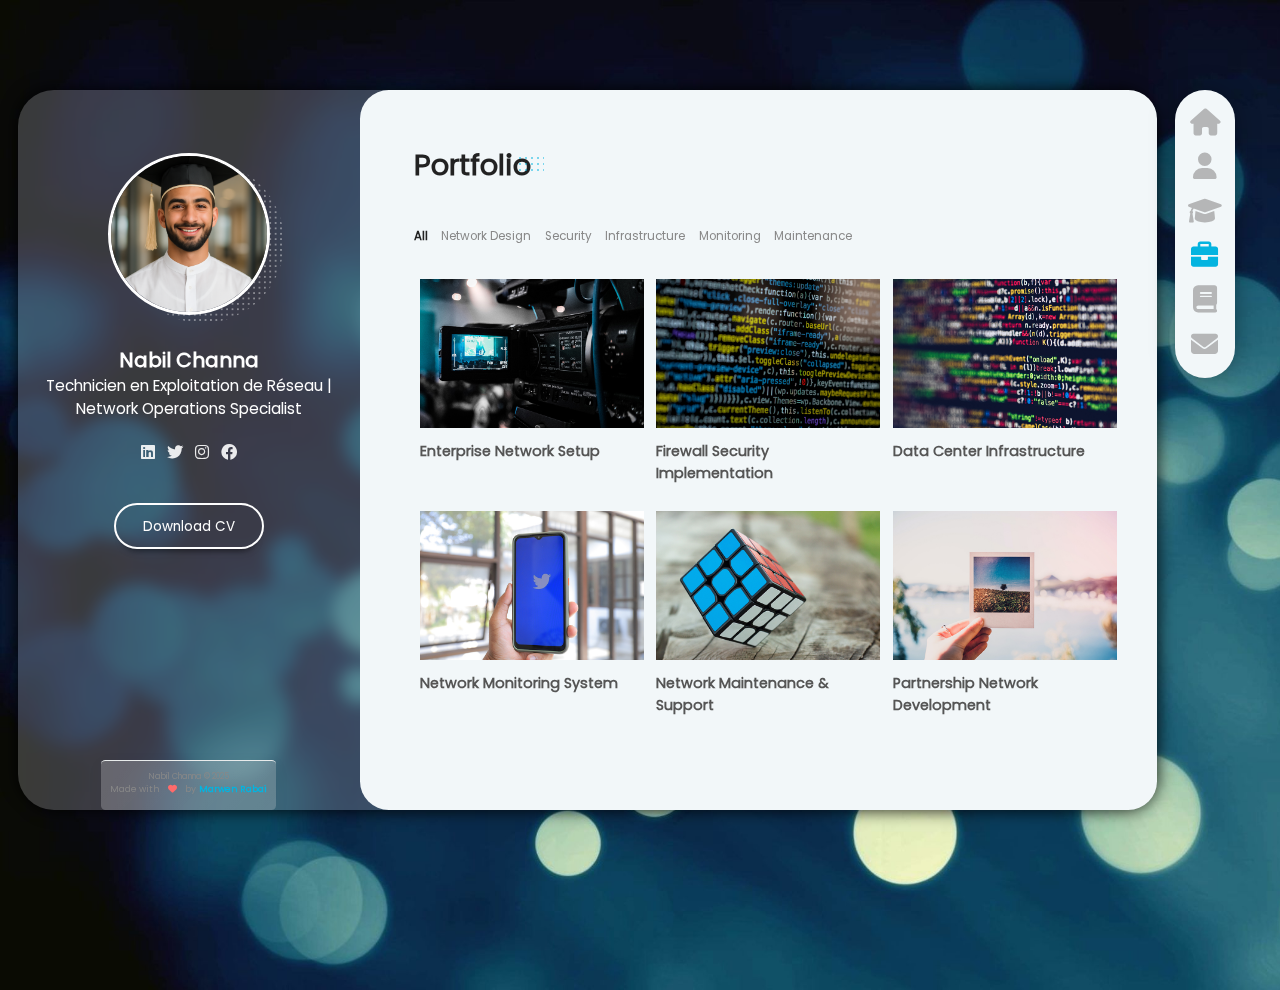
<file: portfolio.html>
<!DOCTYPE html>
<html lang="en">
  <head>
    <meta charset="utf-8" />
    <meta name="viewport" content="width=device-width, initial-scale=1" />
    <title>Portfolio - Projects | Nabil Channa</title>
    <meta name="description" content="Projets FTTH et solutions techniques en infrastructure réseau par Nabil Channa" />
    <meta name="keywords" content="Nabil Channa, Portfolio, FTTH, Fibre Optique, Infrastructure Réseau, Projets Techniques" />

    <meta property="og:title" content="Portfolio | Nabil Channa" />
    <meta property="og:description" content="Projets FTTH et solutions techniques en infrastructure réseau" />
    <meta
      property="og:image"
      content="Photos/nabil_channa_premium_bg_1.jpeg"
    />
    <meta property="og:url" content="https://nabilchanna.com/portfolio" />
    <meta property="og:type" content="website" />
    <meta name="twitter:card" content="summary_large_image" />
    <meta name="twitter:title" content="Portfolio | Nabil Channa" />
    <meta name="twitter:description" content="Projets FTTH et solutions techniques en infrastructure réseau" />
    <meta
      name="twitter:image"
      content="Photos/nabil_channa_premium_bg_1.jpeg"
    />
    <meta name="theme-color" content="#fafafa" />

    <link rel="manifest" href="site.webmanifest" />

    <!-- FAVICONS -->
    <link rel="icon" type="image/png" href="favicon.ico" />
    <link rel="apple-touch-icon" href="icon.png" />

    <!-- ICONS -->
    <link
      rel="stylesheet"
      href="font/fontawesome-free-6.1.2-web/css/all.min.css"
    />
    <!-- FONTS LOADED IN STYLE.CSS-->
    <!-- <link rel="stylesheet" type="text/css" href="font/poppins/poppins.css"> -->
    <!-- STYLESHEET -->
    <link rel="stylesheet" type="text/css" href="css/style.css" />
    <link rel="stylesheet" type="text/css" href="css/scroll.css" />
    <link rel="stylesheet" type="text/css" href="css/responsive.css" />
    
   <!-- SCRIPTS -->
   <script src="js/menu.js" defer></script>
    <!-- <script src="preloader.js"></script> -->
  </head>

  <body>
    <!-- Main layout/Layout principal  -->
    <div class="layout">
      <!-- Sidebar/Barra lateral (info user)  -->
      <aside class="layout__aside">
        <section class="aside__user-info">
          <div class="user-info__general">
            <!-- image mask -->
            <div class="user-info__container-image">
              <img
                src="Photos/nabil_channa_premium_bg_1.jpeg"
                class="user-info__image"
                alt="Photo of Nabil Channa"
              />
            </div>

            <h2 class="user-info__name">Nabil Channa</h2>
            <h3 class="user-info__job">Technicien en Exploitation de Réseau | Network Operations Specialist</h3>
          </div>
          <!-- Sidebar menu - outside the layout really -->
          <nav class="layout__menu">
            <ul class="menu__list">
              <li class="menu__option">
                <a href="index.html" class="menu__link">
                  <i class="menu__icon fa-solid fa-house"></i>
                  <span class="menu__overlay">Home</span>
                </a>
              </li>

              <li class="menu__option">
                <a href="about.html" class="menu__link">
                  <i class="menu__icon fa-solid fa-user"></i>
                  <span class="menu__overlay">About me</span>
                </a>
              </li>

              <li class="menu__option">
                <a href="curriculum.html" class="menu__link">
                  <i class="menu__icon fa-solid fa-graduation-cap"></i>
                  <span class="menu__overlay">Curriculum</span>
                </a>
              </li>

              <li class="menu__option">
                <a href="portfolio.html" class="menu__link menu__link--active">
                  <i class="menu__icon fa-solid fa-briefcase fa-beat-fade"></i>
                  <span class="menu__overlay">Portfolio</span>
                </a>
              </li>

              <li class="menu__option">
                <a href="blog.html" class="menu__link">
                  <i class="menu__icon fa-solid fa-book"></i>
                  <span class="menu__overlay">Blog</span>
                </a>
              </li>

              <li class="menu__option">
                <a href="contact.html" class="menu__link">
                  <i class="menu__icon fa-solid fa-envelope"></i>
                  <span class="menu__overlay">Contact</span>
                </a>
              </li>
            </ul>
          </nav>

          <!-- SOCIAL NETWORKS -->
          <div class="user-info__links">
            <ul class="links__social">
              <li class="social__option">
                <a href="#" class="social__link">
                  <i class="social__icon fa-brands fa-linkedin"></i>
                </a>
              </li>

              <li class="social__option">
                <a href="#" class="social__link">
                  <i class="social__icon fa-brands fa-twitter"></i>
                </a>
              </li>

              <li class="social__option">
                <a href="#" class="social__link">
                  <i class="social__icon fa-brands fa-instagram"></i>
                </a>
              </li>

              <li class="social__option">
                <a href="#" class="social__link">
                  <i class="social__icon fa-brands fa-facebook"></i>
                </a>
              </li>
            </ul>
          </div>
          <!-- CV BUTTON -->
          <div class="user-info__buttons">
            <a href="CV/Nabil_Channa_Ultra_Premium_CV.pdf" class="user-info__btn" download>Download CV</a>
          </div>

          <footer class="user-info__footer">
            <div class="footer__copyright">
              Nabil Channa &copy; 2025
            </div>
            <div class="footer__signature">
              <span>Made with</span>
              <a href="https://marwenrabai.strikingly.com" target="_blank" class="footer__heart-link">
                <i class="fa-solid fa-heart fa-beat" style="color: #ff6b6b; margin: 0 5px;"></i>
              </a>
              <span>by</span>
              <a href="https://marwenrabai.strikingly.com" target="_blank" class="footer__author">Marwen Rabai</a>
            </div>
          </footer>
        </section>
      </aside>

      <!-- MENU RESPONSIVE(hamburger) -->
      <div class="layout__menu-toggle">
        <i class="menu-toggle__icon fa-solid fa-bars"></i>
      </div>
      

      <!-- Main content/Contenido principal  -->
      <main class="layout__content">
        <section class="content__page content__portfolio">
          <header class="portfolio__header">
            <h1 class="portfolio__title">Portfolio</h1>
          </header>

          <nav class="portfolio__navbar">
            <ul class="portfolio__menu">
              <li class="portfolio__option portfolio__option--active">
                <a href="#" class="portfolio__link">All</a>
              </li>
              <li class="portfolio__option ">
                <a href="#" class="portfolio__link">Network Design</a>
              </li>
              <li class="portfolio__option ">
                <a href="#" class="portfolio__link">Security</a>
              </li>
              <li class="portfolio__option ">
                <a href="#" class="portfolio__link">Infrastructure</a>
              </li>
              <li class="portfolio__option ">
                <a href="#" class="portfolio__link">Monitoring</a>
              </li>
              <li class="portfolio__option ">
                <a href="#" class="portfolio__link">Maintenance</a>
              </li>
            </ul>
          </nav>
          <section class="portfolio__gallery">
            <figure class="gallery__item">
              <div class="gallery__container-image">
                <a href="#" class="gallery__link"
                  ><img
                    src="./img/desktop/galeria-1.jpg"
                    alt=""
                    class="gallery__image"
                /></a>
              </div>
              <figcaption class="gallery__title">
                Enterprise Network Setup
              </figcaption>
              <i class="gallery__icon fa-solid fa-network-wired"> </i>
              <span class="gallery__category">Network Design</span>
            </figure>

            <figure class="gallery__item">
              <div class="gallery__container-image">
                <a href="#" class="gallery__link"
                  ><img
                    src="./img/desktop/galeria-2.jpg"
                    alt=""
                    class="gallery__image"
                /></a>
              </div>
              <figcaption class="gallery__title">
                Firewall Security Implementation
              </figcaption>
              <i class="gallery__icon fa-solid fa-shield-halved"> </i>
              <span class="gallery__category">Security</span>
            </figure>

            <figure class="gallery__item">
              <div class="gallery__container-image">
                <a href="#" class="gallery__link"
                  ><img
                    src="./img/desktop/galeria-3.jpg"
                    alt=""
                    class="gallery__image"
                /></a>
              </div>
              <figcaption class="gallery__title">
                Data Center Infrastructure
              </figcaption>
              <i class="gallery__icon fa-solid fa-server"> </i>
              <span class="gallery__category">Infrastructure</span>
            </figure>

            <figure class="gallery__item">
              <div class="gallery__container-image">
                <a href="#" class="gallery__link"
                  ><img
                    src="./img/desktop/galeria-4.jpg"
                    alt=""
                    class="gallery__image"
                /></a>
              </div>
              <figcaption class="gallery__title">
                Network Monitoring System
              </figcaption>
              <i class="gallery__icon fa-solid fa-chart-line"> </i>
              <span class="gallery__category">Monitoring</span>
            </figure>
            <figure class="gallery__item">
              <div class="gallery__container-image">
                <a href="#" class="gallery__link"
                  ><img
                    src="./img/desktop/galeria-5.jpg"
                    alt=""
                    class="gallery__image"
                /></a>
              </div>
              <figcaption class="gallery__title">
                Network Maintenance & Support
              </figcaption>
              <i class="gallery__icon fa-solid fa-tools"> </i>
              <span class="gallery__category">Maintenance</span>
            </figure>            
            
            
            <figure class="gallery__item">
              <div class="gallery__container-image">
                <a href="#" class="gallery__link"
                  ><img
                    src="./img/desktop/galeria-6.jpg"
                    alt=""
                    class="gallery__image"
                /></a>
              </div>

              <figcaption class="gallery__title">
                Partnership Network Development
              </figcaption>
              <i class="gallery__icon fa-solid fa-handshake"> </i>
              <span class="gallery__category">Partnerships</span>
            </figure>
          </section>
        </section>
      </main>
    </div>
  </body>
</html>
</file>
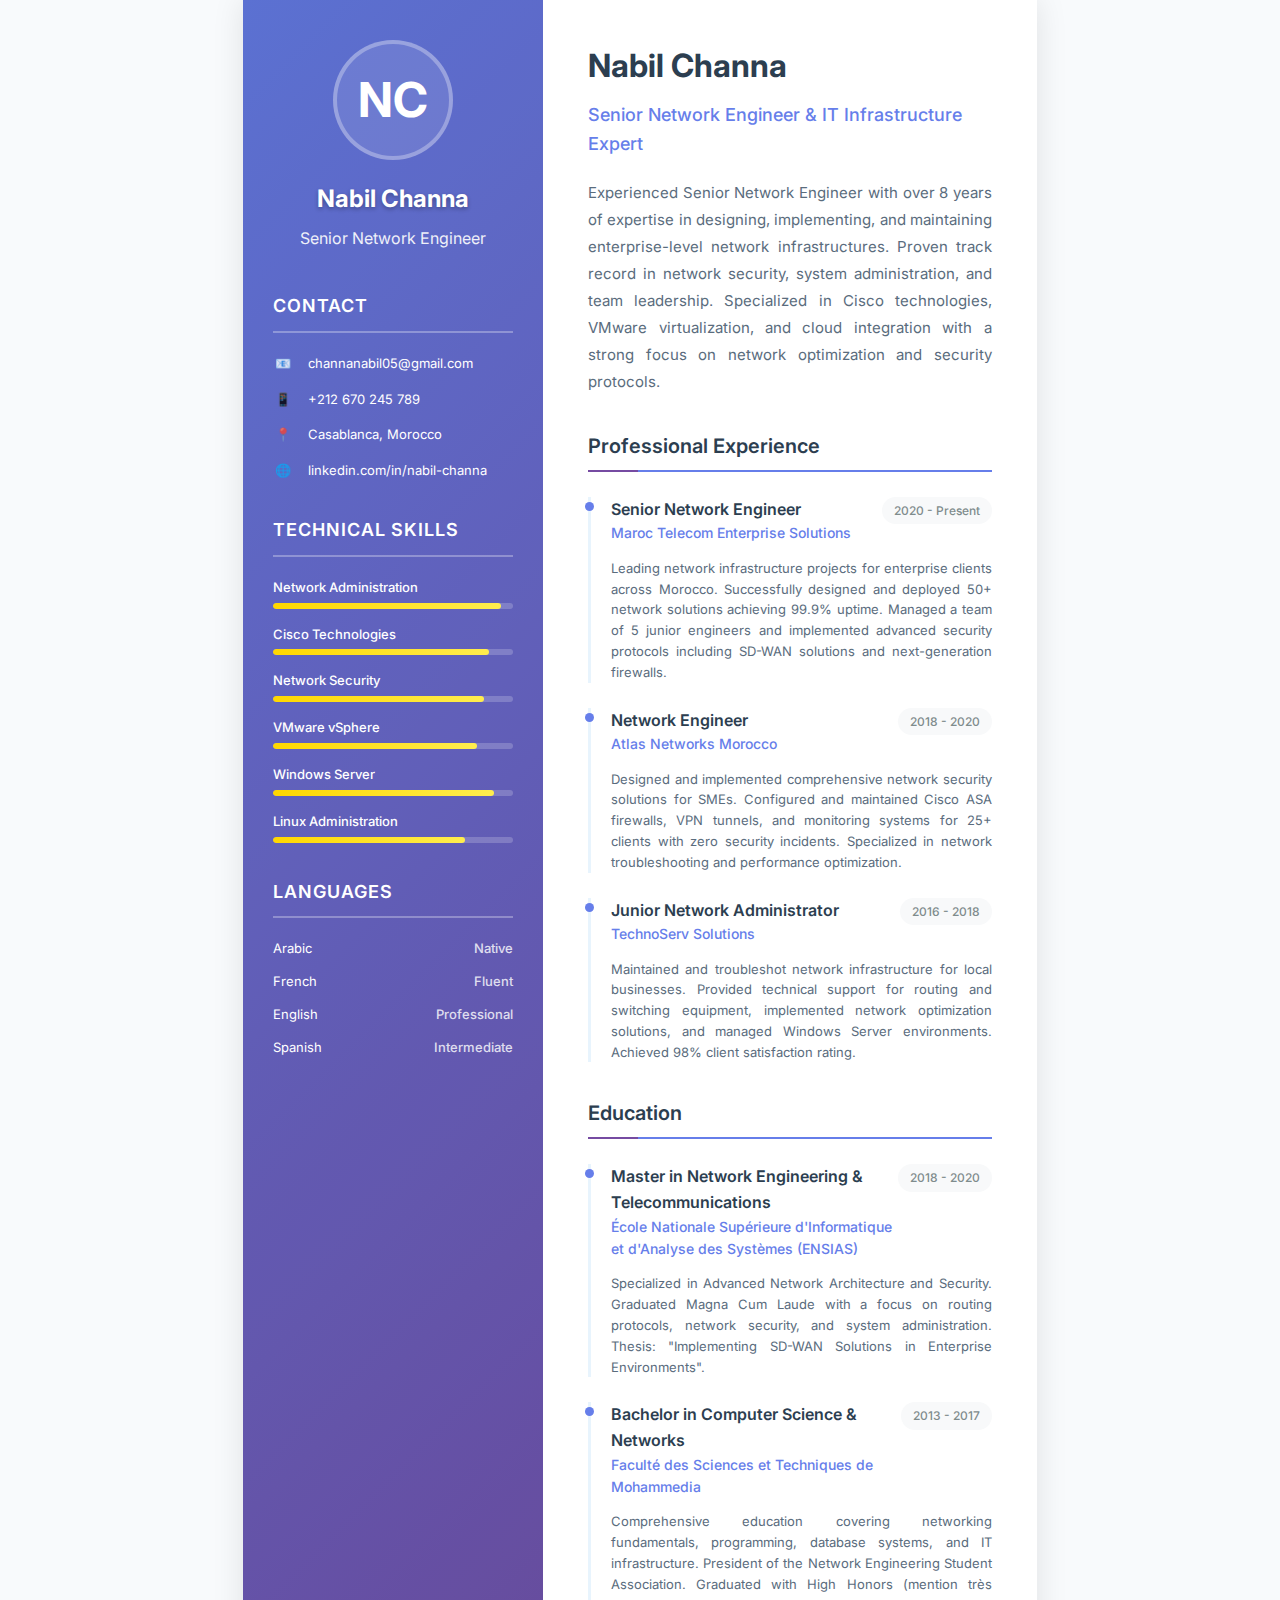
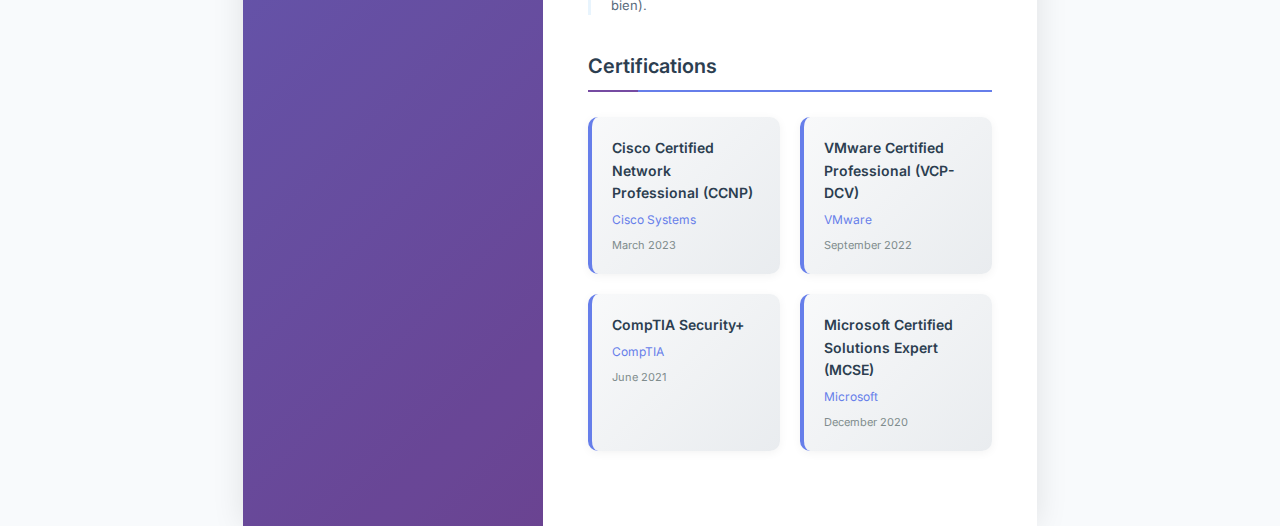
<file: CV/Nabil_Channa_Ultra_Premium_CV_2024.html>
<!DOCTYPE html>
<html lang="en">
<head>
    <meta charset="UTF-8">
    <meta name="viewport" content="width=device-width, initial-scale=1.0">
    <title>Nabil Channa - Senior Network Engineer CV</title>
    <style>
        @import url('https://fonts.googleapis.com/css2?family=Inter:wght@300;400;500;600;700&display=swap');
        
        * {
            margin: 0;
            padding: 0;
            box-sizing: border-box;
        }
        
        body {
            font-family: 'Inter', sans-serif;
            line-height: 1.6;
            color: #2c3e50;
            background: #f8fafc;
            font-size: 14px;
        }
        
        .cv-container {
            max-width: 210mm;
            min-height: 297mm;
            margin: 0 auto;
            background: white;
            box-shadow: 0 0 30px rgba(0, 0, 0, 0.1);
            display: grid;
            grid-template-columns: 300px 1fr;
            overflow: hidden;
        }
        
        .sidebar {
            background: linear-gradient(135deg, #667eea 0%, #764ba2 100%);
            color: white;
            padding: 40px 30px;
            position: relative;
        }
        
        .sidebar::before {
            content: '';
            position: absolute;
            top: 0;
            left: 0;
            right: 0;
            bottom: 0;
            background: rgba(0, 0, 0, 0.1);
            z-index: 1;
        }
        
        .sidebar-content {
            position: relative;
            z-index: 2;
        }
        
        .profile-section {
            text-align: center;
            margin-bottom: 40px;
        }
        
        .profile-image {
            width: 120px;
            height: 120px;
            border-radius: 50%;
            border: 4px solid rgba(255, 255, 255, 0.3);
            margin: 0 auto 20px;
            background: rgba(255, 255, 255, 0.1);
            display: flex;
            align-items: center;
            justify-content: center;
            font-size: 48px;
            font-weight: 700;
            color: white;
        }
        
        .profile-name {
            font-size: 24px;
            font-weight: 700;
            margin-bottom: 8px;
            text-shadow: 0 2px 4px rgba(0, 0, 0, 0.3);
        }
        
        .profile-title {
            font-size: 16px;
            font-weight: 400;
            opacity: 0.9;
            margin-bottom: 20px;
        }
        
        .section-title {
            font-size: 18px;
            font-weight: 600;
            margin-bottom: 20px;
            padding-bottom: 10px;
            border-bottom: 2px solid rgba(255, 255, 255, 0.3);
            text-transform: uppercase;
            letter-spacing: 1px;
        }
        
        .contact-info {
            margin-bottom: 35px;
        }
        
        .contact-item {
            display: flex;
            align-items: center;
            margin-bottom: 15px;
            font-size: 13px;
        }
        
        .contact-icon {
            width: 20px;
            margin-right: 15px;
            text-align: center;
            opacity: 0.8;
        }
        
        .skills-section {
            margin-bottom: 35px;
        }
        
        .skill-item {
            margin-bottom: 15px;
        }
        
        .skill-name {
            font-size: 13px;
            margin-bottom: 5px;
            font-weight: 500;
        }
        
        .skill-bar {
            height: 6px;
            background: rgba(255, 255, 255, 0.2);
            border-radius: 3px;
            overflow: hidden;
        }
        
        .skill-progress {
            height: 100%;
            background: linear-gradient(90deg, #ffd700, #ffed4e);
            border-radius: 3px;
            transition: width 0.3s ease;
        }
        
        .languages-section {
            margin-bottom: 35px;
        }
        
        .language-item {
            display: flex;
            justify-content: space-between;
            margin-bottom: 12px;
            font-size: 13px;
        }
        
        .language-level {
            font-weight: 500;
            opacity: 0.8;
        }
        
        .main-content {
            padding: 40px 45px;
            background: white;
        }
        
        .header-section {
            margin-bottom: 35px;
        }
        
        .main-title {
            font-size: 32px;
            font-weight: 700;
            color: #2c3e50;
            margin-bottom: 10px;
        }
        
        .main-subtitle {
            font-size: 18px;
            color: #667eea;
            font-weight: 500;
            margin-bottom: 20px;
        }
        
        .summary {
            font-size: 15px;
            line-height: 1.8;
            color: #5a6c7d;
            text-align: justify;
        }
        
        .content-section {
            margin-bottom: 35px;
        }
        
        .content-title {
            font-size: 20px;
            font-weight: 600;
            color: #2c3e50;
            margin-bottom: 25px;
            padding-bottom: 8px;
            border-bottom: 2px solid #667eea;
            position: relative;
        }
        
        .content-title::after {
            content: '';
            position: absolute;
            bottom: -2px;
            left: 0;
            width: 50px;
            height: 2px;
            background: #764ba2;
        }
        
        .experience-item, .education-item {
            margin-bottom: 25px;
            padding-left: 20px;
            border-left: 3px solid #e8f4fd;
            position: relative;
        }
        
        .experience-item::before, .education-item::before {
            content: '';
            position: absolute;
            left: -6px;
            top: 5px;
            width: 9px;
            height: 9px;
            background: #667eea;
            border-radius: 50%;
        }
        
        .item-header {
            display: flex;
            justify-content: space-between;
            align-items: flex-start;
            margin-bottom: 8px;
        }
        
        .item-title {
            font-size: 16px;
            font-weight: 600;
            color: #2c3e50;
        }
        
        .item-company {
            font-size: 14px;
            color: #667eea;
            font-weight: 500;
            margin-bottom: 5px;
        }
        
        .item-date {
            font-size: 12px;
            color: #7f8c8d;
            font-weight: 500;
            background: #f8f9fa;
            padding: 4px 12px;
            border-radius: 15px;
            white-space: nowrap;
        }
        
        .item-description {
            font-size: 13px;
            line-height: 1.6;
            color: #5a6c7d;
            text-align: justify;
        }
        
        .certifications-grid {
            display: grid;
            grid-template-columns: 1fr 1fr;
            gap: 20px;
        }
        
        .cert-item {
            background: linear-gradient(135deg, #f8f9fa 0%, #e9ecef 100%);
            padding: 20px;
            border-radius: 10px;
            border-left: 4px solid #667eea;
            box-shadow: 0 2px 10px rgba(0, 0, 0, 0.05);
        }
        
        .cert-title {
            font-size: 14px;
            font-weight: 600;
            color: #2c3e50;
            margin-bottom: 5px;
        }
        
        .cert-issuer {
            font-size: 12px;
            color: #667eea;
            margin-bottom: 8px;
        }
        
        .cert-date {
            font-size: 11px;
            color: #7f8c8d;
        }
        
        @media print {
            body {
                background: white;
                font-size: 12px;
            }
            .cv-container {
                box-shadow: none;
                max-width: none;
                margin: 0;
            }
            .sidebar {
                break-inside: avoid;
            }
        }
    </style>
</head>
<body>
    <div class="cv-container">
        <div class="sidebar">
            <div class="sidebar-content">
                <div class="profile-section">
                    <div class="profile-image">NC</div>
                    <h1 class="profile-name">Nabil Channa</h1>
                    <p class="profile-title">Senior Network Engineer</p>
                </div>
                
                <div class="contact-info">
                    <h3 class="section-title">Contact</h3>
                    <div class="contact-item">
                        <span class="contact-icon">📧</span>
                        <span>channanabil05@gmail.com</span>
                    </div>
                    <div class="contact-item">
                        <span class="contact-icon">📱</span>
                        <span>+212 670 245 789</span>
                    </div>
                    <div class="contact-item">
                        <span class="contact-icon">📍</span>
                        <span>Casablanca, Morocco</span>
                    </div>
                    <div class="contact-item">
                        <span class="contact-icon">🌐</span>
                        <span>linkedin.com/in/nabil-channa</span>
                    </div>
                </div>
                
                <div class="skills-section">
                    <h3 class="section-title">Technical Skills</h3>
                    <div class="skill-item">
                        <div class="skill-name">Network Administration</div>
                        <div class="skill-bar">
                            <div class="skill-progress" style="width: 95%"></div>
                        </div>
                    </div>
                    <div class="skill-item">
                        <div class="skill-name">Cisco Technologies</div>
                        <div class="skill-bar">
                            <div class="skill-progress" style="width: 90%"></div>
                        </div>
                    </div>
                    <div class="skill-item">
                        <div class="skill-name">Network Security</div>
                        <div class="skill-bar">
                            <div class="skill-progress" style="width: 88%"></div>
                        </div>
                    </div>
                    <div class="skill-item">
                        <div class="skill-name">VMware vSphere</div>
                        <div class="skill-bar">
                            <div class="skill-progress" style="width: 85%"></div>
                        </div>
                    </div>
                    <div class="skill-item">
                        <div class="skill-name">Windows Server</div>
                        <div class="skill-bar">
                            <div class="skill-progress" style="width: 92%"></div>
                        </div>
                    </div>
                    <div class="skill-item">
                        <div class="skill-name">Linux Administration</div>
                        <div class="skill-bar">
                            <div class="skill-progress" style="width: 80%"></div>
                        </div>
                    </div>
                </div>
                
                <div class="languages-section">
                    <h3 class="section-title">Languages</h3>
                    <div class="language-item">
                        <span>Arabic</span>
                        <span class="language-level">Native</span>
                    </div>
                    <div class="language-item">
                        <span>French</span>
                        <span class="language-level">Fluent</span>
                    </div>
                    <div class="language-item">
                        <span>English</span>
                        <span class="language-level">Professional</span>
                    </div>
                    <div class="language-item">
                        <span>Spanish</span>
                        <span class="language-level">Intermediate</span>
                    </div>
                </div>
            </div>
        </div>
        
        <div class="main-content">
            <div class="header-section">
                <h1 class="main-title">Nabil Channa</h1>
                <h2 class="main-subtitle">Senior Network Engineer & IT Infrastructure Expert</h2>
                <p class="summary">
                    Experienced Senior Network Engineer with over 8 years of expertise in designing, implementing, and maintaining enterprise-level network infrastructures. Proven track record in network security, system administration, and team leadership. Specialized in Cisco technologies, VMware virtualization, and cloud integration with a strong focus on network optimization and security protocols.
                </p>
            </div>
            
            <div class="content-section">
                <h3 class="content-title">Professional Experience</h3>
                
                <div class="experience-item">
                    <div class="item-header">
                        <div>
                            <h4 class="item-title">Senior Network Engineer</h4>
                            <p class="item-company">Maroc Telecom Enterprise Solutions</p>
                        </div>
                        <span class="item-date">2020 - Present</span>
                    </div>
                    <p class="item-description">
                        Leading network infrastructure projects for enterprise clients across Morocco. Successfully designed and deployed 50+ network solutions achieving 99.9% uptime. Managed a team of 5 junior engineers and implemented advanced security protocols including SD-WAN solutions and next-generation firewalls.
                    </p>
                </div>
                
                <div class="experience-item">
                    <div class="item-header">
                        <div>
                            <h4 class="item-title">Network Engineer</h4>
                            <p class="item-company">Atlas Networks Morocco</p>
                        </div>
                        <span class="item-date">2018 - 2020</span>
                    </div>
                    <p class="item-description">
                        Designed and implemented comprehensive network security solutions for SMEs. Configured and maintained Cisco ASA firewalls, VPN tunnels, and monitoring systems for 25+ clients with zero security incidents. Specialized in network troubleshooting and performance optimization.
                    </p>
                </div>
                
                <div class="experience-item">
                    <div class="item-header">
                        <div>
                            <h4 class="item-title">Junior Network Administrator</h4>
                            <p class="item-company">TechnoServ Solutions</p>
                        </div>
                        <span class="item-date">2016 - 2018</span>
                    </div>
                    <p class="item-description">
                        Maintained and troubleshot network infrastructure for local businesses. Provided technical support for routing and switching equipment, implemented network optimization solutions, and managed Windows Server environments. Achieved 98% client satisfaction rating.
                    </p>
                </div>
            </div>
            
            <div class="content-section">
                <h3 class="content-title">Education</h3>
                
                <div class="education-item">
                    <div class="item-header">
                        <div>
                            <h4 class="item-title">Master in Network Engineering & Telecommunications</h4>
                            <p class="item-company">École Nationale Supérieure d'Informatique et d'Analyse des Systèmes (ENSIAS)</p>
                        </div>
                        <span class="item-date">2018 - 2020</span>
                    </div>
                    <p class="item-description">
                        Specialized in Advanced Network Architecture and Security. Graduated Magna Cum Laude with a focus on routing protocols, network security, and system administration. Thesis: "Implementing SD-WAN Solutions in Enterprise Environments".
                    </p>
                </div>
                
                <div class="education-item">
                    <div class="item-header">
                        <div>
                            <h4 class="item-title">Bachelor in Computer Science & Networks</h4>
                            <p class="item-company">Faculté des Sciences et Techniques de Mohammedia</p>
                        </div>
                        <span class="item-date">2013 - 2017</span>
                    </div>
                    <p class="item-description">
                        Comprehensive education covering networking fundamentals, programming, database systems, and IT infrastructure. President of the Network Engineering Student Association. Graduated with High Honors (mention très bien).
                    </p>
                </div>
            </div>
            
            <div class="content-section">
                <h3 class="content-title">Certifications</h3>
                <div class="certifications-grid">
                    <div class="cert-item">
                        <h4 class="cert-title">Cisco Certified Network Professional (CCNP)</h4>
                        <p class="cert-issuer">Cisco Systems</p>
                        <p class="cert-date">March 2023</p>
                    </div>
                    <div class="cert-item">
                        <h4 class="cert-title">VMware Certified Professional (VCP-DCV)</h4>
                        <p class="cert-issuer">VMware</p>
                        <p class="cert-date">September 2022</p>
                    </div>
                    <div class="cert-item">
                        <h4 class="cert-title">CompTIA Security+</h4>
                        <p class="cert-issuer">CompTIA</p>
                        <p class="cert-date">June 2021</p>
                    </div>
                    <div class="cert-item">
                        <h4 class="cert-title">Microsoft Certified Solutions Expert (MCSE)</h4>
                        <p class="cert-issuer">Microsoft</p>
                        <p class="cert-date">December 2020</p>
                    </div>
                </div>
            </div>
        </div>
    </div>
</body>
</html>
</file>
<file: font/poppins/poppins.css>
@font-face {
    font-family: "Poppins";
    src: url("./Poppins-Regular.ttf") format("truetype");
    font-weight: 400;
    font-style: normal;
}
</file>
<file: css/scroll.css>
:root{
    --color-scrollbar: #B5B6B7;
    --color-background-scrollbar: #F2F7F9;
}

/* SCROLLBAR MAIN - CHROME */
.content__page::-webkit-scrollbar {
    width: 25px;
    background: transparent;
    /* padding-right:20px; */
}
/* Thumb-the element that you can drag and move */
.content__page::-webkit-scrollbar-thumb{
    border: 10px solid transparent;
    box-shadow: none;
    border-radius: 2.5rem;
}
.content__page:hover::-webkit-scrollbar-thumb{
    box-shadow: inset 0 0 0 10px var(--color-scrollbar);
}
.content__page:hover::-webkit-scrollbar-thumb:hover{
    border: 9px solid transparent;
    box-shadow: inset 0 0 0 10px var(--color-secondary);
}
.content__page::-webkit-scrollbar-track{
    background-color: transparent;
    margin: 40px 0;
}

/* SCROLLBAR MAIN - MOZILLA */
.content__page::-moz-appearance{
    scrollbar-width: thin;
    scrollbar-color: var(--color-secondary) transparent;
}




/* SCROLLBAR SIDEBAR - CHROME */
.layout__aside::-webkit-scrollbar {
    width: 25px;
    background: transparent;
    /* padding-right:20px; */
}
/* Thumb-the element that you can drag and move */
.layout__aside::-webkit-scrollbar-thumb{
    border: 10px solid transparent;
    box-shadow: none;
    border-radius: 2.5rem;
}
.layout__aside:hover::-webkit-scrollbar-thumb{
    box-shadow: inset 0 0 0 10px var(--color-primary);
}
.layout__aside:hover::-webkit-scrollbar-thumb:hover{
    border: 9px solid transparent;
    box-shadow: inset 0 0 0 10px var(--color-secondary);
}
.layout__aside::-webkit-scrollbar-track{
    background-color: transparent;
    margin: 40px 0;
}
/* SCROLLBAR SIDEBAR - MOZILLA */
.layout__aside::-moz-selection{
    scrollbar-width: thin;
    scrollbar-color: var(--color-secondary) var(--color-secondary);
}
</file>
<file: css/responsive.css>
/* MEDIA QUERIES ************************************************ 
*/
/*  */
.layout__menu-toggle {
  display: none;
}

@media only screen and (max-width: 1490px) {
  body {
    padding: 0;
  }
  .layout {
    /* display: none; */
    min-width: auto;
    width: 85%;
    /* margin: 10vh 2rem; */
  }
}

@media only screen and (max-width: 1320px) {
  .layout {
    width: 89%;
    margin: 10vh 2rem;
  }
}

@media screen and (max-width: 1160px) {
  .layout {
    width: 90%;
    margin: 10vh 1.5rem;
  }
  .certificates__certificate {
    flex-basis: 100%;
  }
}

/* Additional mobile styles for better UX */
@media screen and (max-width: 1200px) {
  .page__name {
    font-size: 5.5rem;
    line-height: 6rem;
    text-align: center;
    margin-bottom: 1.5rem;
  }
  .page__job {
    font-size: 2.2rem;
    line-height: 2.8rem;
    text-align: center;
    margin-bottom: 2rem;
  }
}

@media screen and (max-width: 1060px) {
  body {
    background: var(--color-background) !important;
    position: static !important;
    height: auto !important;
    min-height: 100vh !important;
    overflow-x: hidden !important;
    overflow-y: auto !important;
    -webkit-text-size-adjust: 100%;
    -webkit-tap-highlight-color: transparent;
    touch-action: pan-y;
  }
  .layout {
    width: 100% !important;
    height: auto !important;
    min-height: 100vh !important;
    margin: 0 !important;
    border-radius: 0 !important;
    grid-template-areas: "content" !important;
    grid-template-columns: 100% !important;
    overflow: visible !important;
    position: relative !important;
    box-shadow: none !important;
  }

  .layout__aside {
    display: block;
    position: fixed;
    width: 100%;
    max-width: 40rem;
    height: 100vh;
    top: 0;
    right: 0;
    border-radius: 0;
    background-color: rgba(255, 255, 255, 0.95);
    backdrop-filter: blur(20px);
    -webkit-backdrop-filter: blur(20px);
    padding: 2rem;
    text-align: center;
    overflow-y: auto;
    overflow-x: hidden;
    transition: all 0.4s cubic-bezier(0.25, 0.8, 0.25, 1);
    z-index: 1000;
    /* HIDDEN START POSITION */
    transform: translateX(100%);
    opacity: 0;
    visibility: hidden;
    box-shadow: -5px 0 25px rgba(0, 0, 0, 0.1);
  }
  
  /* Fix text colors in mobile menu */
  .layout__aside .user-info__name {
    color: var(--color-title) !important;
  }
  
  .layout__aside .user-info__job {
    color: var(--color-subtitle) !important;
  }
  .layout__aside--active {
    transform: translateX(0);
    opacity: 1;
    visibility: visible;
  }
  .layout__aside--hidden {
  }
  .user-info__container-image {
    width: 13rem;
    display: inline-block;
    margin-top: 3rem;
  }
  .user-info__name {
    font-size: 3rem;
    margin-top: 0.5rem;
    margin-bottom: 1rem;
  }
  .menu__list {
    position: static;
    width: 100%;
    /* background-color: var(--color-secondary); */
    background-color: transparent;
    box-shadow: none;
    margin-left: 0;
    padding: 0;
    min-height: auto;
  }
  .menu__overlay {
    position: static;
    opacity: 1;
    margin-top: 0;
    padding: 0;
    box-shadow: none;
    font-size: 3rem;
    line-height: 3.5rem;
    color: var(--color-title) !important;
    background-color: none;
    backdrop-filter: none;
    -webkit-backdrop-filter: none;
    background: none;
  }
  .menu__overlay::after {
    display: none;
  }
  .links__social {
    width: 100%;
    margin-top: 0;
    display: flex;
    justify-content: space-around;
  }
  .social__option {
    font-size: 3.8rem;
    line-height: 3.2rem;
  }
  .social__option .social__link {
    color: var(--color-title) !important;
    transition: all 0.3s ease;
  }
  .social__option:hover .social__link {
    color: var(--color-secondary) !important;
    transform: scale(1.1);
  }
  .social__option:hover {
    box-shadow: -5px -4px 17px 4px #f1f0f0, 2px 4px 17px 7px #29bdd3;
  }
  .menu__link {
    text-decoration: none;
    display: block;
    padding: 1.3rem 0rem;
    color: var(--color-title) !important;
    transition: all 0.3s ease;
  }
  .menu__link:hover {
    color: var(--color-secondary) !important;
    transform: translateX(10px);
  }
  .menu__link--active {
    opacity: 1;
    color: var(--color-secondary) !important;
  }
  .menu__icon {
    display: none;
  }
  .user-info__btn {
    background-color: var(--color-secondary);
    color: var(--color-primary) !important;
    border: none;
    padding: 1.2rem 2.4rem;
    border-radius: 0.5rem;
    font-weight: 500;
    text-decoration: none;
    display: inline-block;
    transition: all 0.3s ease;
  }
  .user-info__btn:hover {
    background-color: var(--color-title);
    transform: translateY(-2px);
    box-shadow: 0 8px 25px rgba(4, 180, 224, 0.3);
  }
  .layout__menu {
    position: static;
    margin: 3rem 0rem;
  }
  .layout__menu-toggle {
    display: block;
    position: fixed;
    width: 5rem;
    height: 5rem;
    color: var(--color-primary);
    top: 2rem;
    right: 2rem;
    background-color: var(--color-secondary);
    overflow: hidden;
    line-height: 5rem;
    font-size: 2.5rem;
    text-align: center;
    border-radius: 50%;
    transition: all 0.3s ease-in-out;
    cursor: pointer;
    z-index: 9999;
    box-shadow: 0 4px 15px rgba(4, 180, 224, 0.4);
    border: none;
    outline: none;
  }
  .layout__menu-toggle:hover {
    transform: scale(1.1);
    box-shadow: 0 6px 20px rgba(4, 180, 224, 0.6);
  }
  .layout__menu-toggle:active {
    transform: scale(0.95);
  }
  .menu-toggle__icon {
    transition: all 0.3s ease-in-out;
    pointer-events: none;
  }
  .fa-xmark {
    /* provisional */
    /* display: none; */
    opacity: 1;
  }
  .user-info__links {
    width: 100%;
  }
  .user-info__footer {
    position: static;
    padding-bottom: 2rem;
  }
  
  .user-info__footer .footer__copyright {
    color: var(--color-subtitle) !important;
  }
  
  .user-info__footer .footer__signature {
    color: var(--color-subtitle) !important;
  }
  
  .user-info__footer .footer__author {
    color: var(--color-secondary) !important;
  }
  .layout__content {
    border: 0 !important;
    background-color: var(--color-primary) !important;
    height: auto !important;
    min-height: 100vh !important;
    padding: 0 !important;
    display: block !important;
    position: relative !important;
    z-index: 1 !important;
    border-radius: 0 !important;
  }
  .content__page {
    border-radius: 0 !important;
    height: auto !important;
    min-height: 100vh !important;
    width: 100% !important;
    display: block !important;
    padding: 2rem 1.5rem !important;
    overflow-y: auto !important;
    overflow-x: hidden !important;
    background-color: var(--color-background) !important;
  }
  
  /* Special case for home page */
  .content__page:not(.content__about):not(.content__resume):not(.content__portfolio):not(.content__blog):not(.content__contact) {
    display: flex !important;
    flex-direction: column !important;
    align-items: center !important;
    justify-content: center !important;
    text-align: center !important;
    padding: 3rem 1rem !important;
  }
  
  .page__name {
    font-size: 6rem;
    line-height: 6.5rem;
    text-align: center;
    margin-bottom: 1.5rem;
    color: var(--color-title);
    font-weight: bold;
  }
  
  .page__job {
    font-size: 2.4rem;
    line-height: 3rem;
    text-align: center;
    color: var(--color-subtitle);
    margin-bottom: 2rem;
    font-weight: 400;
  }
  
  /* This is now handled by the main .content__page rule above */
  
  /* Page headers */
  .about__header,
  .resume__header,
  .portfolio__header,
  .blog__header,
  .contact__header {
    margin-bottom: 2rem !important;
    text-align: center;
  }
  
  /* Page titles */
  .about__title,
  .resume__title,
  .portfolio__title,
  .blog__title,
  .contact__title {
    font-size: 4rem !important;
    line-height: 4.5rem !important;
    text-align: center;
    margin-bottom: 1rem;
  }
  
  /* About page specific */
  .about__personal-info {
    flex-direction: column !important;
    gap: 2rem;
    margin-bottom: 3rem;
  }
  
  .personal-info__bio,
  .personal-info__data {
    flex-basis: 100% !important;
    padding: 0 !important;
  }
  
  .personal-info__option {
    font-size: 1.6rem !important;
    margin-bottom: 1rem;
  }
  
  /* Services section */
  .services__container {
    flex-direction: column !important;
    gap: 2rem;
  }
  
  .services__service {
    flex-basis: 100% !important;
    margin: 0 !important;
    padding: 2rem;
    text-align: center;
  }
  
  .service__title {
    font-size: 2.2rem !important;
    margin-bottom: 1rem;
  }
  
  .service__description {
    font-size: 1.6rem !important;
    line-height: 2.2rem;
  }
  
  /* Resume/Curriculum page */
  .resume__container {
    flex-direction: column !important;
    gap: 3rem;
  }
  
  .resume__left,
  .resume__right {
    flex-basis: 100% !important;
    padding: 0 !important;
  }
  
  .resume__subtitle {
    font-size: 2.8rem !important;
    text-align: center;
    margin-bottom: 2rem;
  }
  
  .timeline__title {
    font-size: 2rem !important;
    margin-bottom: 1rem;
  }
  
  .timeline__year {
    font-size: 1.8rem !important;
    margin-bottom: 0.5rem;
  }
  
  .timeline__company {
    font-size: 1.6rem !important;
    line-height: 2rem;
  }
  
  .timelines__text {
    font-size: 1.5rem !important;
    line-height: 2.2rem;
  }
  
  /* Portfolio page */
  .portfolio__container {
    flex-direction: column !important;
    gap: 2rem;
  }
  
  .portfolio__gallery {
    columns: 1 !important;
    gap: 1.5rem;
  }
  
  .gallery__item {
    margin-bottom: 1.5rem;
    break-inside: avoid;
  }
  
  .work__title {
    font-size: 2rem !important;
    margin-bottom: 1rem;
  }
  
  .work__description {
    font-size: 1.5rem !important;
    line-height: 2.2rem;
  }
  
  /* Blog page */
  .blog__articles {
    flex-direction: column !important;
    gap: 2rem;
  }
  
  .articles__article {
    flex-basis: 100% !important;
    padding: 2rem !important;
    margin-bottom: 2rem;
  }
  
  .article__title {
    font-size: 2.2rem !important;
    line-height: 2.8rem;
    margin-bottom: 1rem;
  }
  
  .article__description {
    font-size: 1.5rem !important;
    line-height: 2.2rem;
  }
  
  .article__category {
    font-size: 1.3rem !important;
    padding: 0.5rem 1rem;
  }
  
  /* Contact page */
  .contact__container {
    flex-direction: column !important;
    gap: 3rem;
  }
  
  .contact__info {
    order: 1;
  }
  
  .contact__form {
    order: 2;
  }
  
  .contact__data {
    margin-bottom: 2rem;
    text-align: center;
  }
  
  .contact__subtitle {
    font-size: 1.8rem !important;
    margin-left: 1rem;
  }
  
  .contact__icon {
    font-size: 2.5rem !important;
    margin-bottom: 1rem;
  }
  
  /* Form styles */
  .form__container {
    flex-direction: column !important;
    gap: 2rem;
  }
  
  .form__left,
  .form__right {
    width: 100% !important;
    max-width: 100% !important;
  }
  
  .form__label {
    font-size: 1.6rem !important;
    margin-bottom: 0.8rem;
  }
  
  .form__input,
  .form__textarea {
    font-size: 1.6rem !important;
    padding: 1.2rem !important;
    border-radius: 0.8rem;
  }
  
  .form__button {
    font-size: 1.8rem !important;
    padding: 1.5rem 3rem !important;
    width: 100%;
    margin-top: 2rem;
  }
  
  /* Extra content sections */
  .extra__container {
    flex-direction: column !important;
    gap: 3rem;
  }
  
  .extra__info {
    flex-basis: 100% !important;
    text-align: center;
  }
  
  /* Testimonials */
  .testimonials__container {
    flex-direction: column !important;
    gap: 2rem;
  }
  
  .testimonials__testimonial {
    flex-basis: 100% !important;
    padding: 2rem !important;
    text-align: center;
  }
  
  .testimonial__description {
    font-size: 1.6rem !important;
    line-height: 2.4rem;
  }
  
  .testimonial__name {
    font-size: 1.8rem !important;
    margin-top: 1.5rem;
  }
  
  .testimonial__job {
    font-size: 1.4rem !important;
  }
  
  /* Clients section */
  .clients__container {
    flex-wrap: wrap !important;
    justify-content: center !important;
    gap: 2rem;
  }
  
  .clients__item {
    flex-basis: 45% !important;
    text-align: center;
  }
  
  .clients__image {
    max-width: 100% !important;
    height: auto !important;
  }
  
  /* Contact map responsive */
  .contact__map {
    width: 100% !important;
    margin-bottom: 2rem !important;
  }
  
  .contact__iframe {
    width: 100% !important;
    height: 250px !important;
    border-radius: 1rem !important;
  }
}

@media screen and (max-width: 800px) {
  .reviews__container {
    flex-direction: column;
  }
  .reviews__review {
    flex-basis: 100%;
    margin-top: 6rem;
  }
  .clients__container {
    flex-wrap: wrap;
    justify-content: space-around;
  }
  .price__container {
    flex-direction: column;
  }
  .prices__box {
    flex-basis: 100%;
    margin: 0;
  }
  .price__box:last-child {
    margin-top: 2rem;
  }
  .gallery__item {
    flex-basis: 50%;
  }
  .articles__article {
    flex-basis: 100%;
    padding: 0 1.5rem;
    padding-bottom: 3.5rem;
  }
}
@media screen and (max-width: 585px) {
  .extra__container {
    flex-direction: column;
    gap: 2rem;
  }
  .about__personal-info {
    flex-direction: column;
    display: flex;
    margin-bottom: 5rem;
    gap: 1.5rem;
  }
  .personal-info__data {
    flex-basis: 45%;
    padding: 0;
    margin-top: 2rem;
  }

  .services__container {
    /* flex-direction: column; */
    width: 100%;
    flex-wrap: wrap;
  }
  .services__service {
    flex-basis: 100%;
    margin-right: 0;
    margin-bottom: 3rem;
  }
  .resume__container {
    flex-direction: column;
  }
  .resume__right {
    flex-basis: 100%;
    padding: 0;
    margin-bottom: 5rem;
  }
  .contact__container {
    flex-direction: column;
  }
}
@media screen and (max-width: 500px) {
  .layout__aside {
    /* display: none; */
  }
}
@media screen and (max-width: 600px) {
  /* Further optimize for smaller screens */
  .content__page {
    padding: 1.5rem 1rem !important;
  }
  
  .about__title,
  .resume__title,
  .portfolio__title,
  .blog__title,
  .contact__title {
    font-size: 3.5rem !important;
    line-height: 4rem !important;
  }
  
  .clients__item {
    flex-basis: 100% !important;
  }
}

@media screen and (max-width: 480px) {
  .page__name {
    font-size: 4.8rem;
    line-height: 5.6rem;
    text-align: center;
    margin-bottom: 1rem;
    color: var(--color-title);
  }
  .page__job {
    font-size: 1.8rem;
    line-height: 2.4rem;
    text-align: center;
    color: var(--color-subtitle);
    margin-bottom: 2rem;
  }
  
  /* Extremely small screens - phones */
  .content__page {
    padding: 1rem 0.8rem !important;
  }
  
  .about__title,
  .resume__title,
  .portfolio__title,
  .blog__title,
  .contact__title {
    font-size: 3rem !important;
    line-height: 3.5rem !important;
  }
  
  .service__title {
    font-size: 1.8rem !important;
  }
  
  .service__description {
    font-size: 1.4rem !important;
  }
  
  .contact__subtitle {
    font-size: 1.6rem !important;
    margin-left: 0;
    text-align: center;
  }
  
  .contact__icon {
    font-size: 2rem !important;
  }
  
  .contact__iframe {
    height: 200px !important;
  }
  
  /* Contact buttons */
  .contact__buttons {
    display: flex !important;
    gap: 1rem !important;
    margin-top: 1rem !important;
    justify-content: center !important;
    flex-wrap: wrap !important;
  }
  
  .contact-btn {
    display: inline-flex !important;
    align-items: center !important;
    padding: 1rem 2rem !important;
    border-radius: 2rem !important;
    text-decoration: none !important;
    font-weight: 600 !important;
    font-size: 1.4rem !important;
    gap: 0.8rem !important;
    transition: all 0.3s ease !important;
    flex: 1 !important;
    justify-content: center !important;
    min-width: 140px !important;
  }
  
  .whatsapp-btn {
    background: linear-gradient(135deg, #25D366, #128C7E) !important;
    color: white !important;
  }
  
  .whatsapp-btn:hover {
    transform: translateY(-3px) !important;
    box-shadow: 0 8px 25px rgba(37, 211, 102, 0.4) !important;
  }
  
  .call-btn {
    background: linear-gradient(135deg, var(--color-secondary), #0288d1) !important;
    color: white !important;
  }
  
  .call-btn:hover {
    transform: translateY(-3px) !important;
    box-shadow: 0 8px 25px rgba(4, 180, 224, 0.4) !important;
  }
  
  .certificate__logo {
    width: 100%;
  }
  .gallery__item {
    flex-basis: 100%;
  }
  .form__left {
    width: 100%;
  }
  .form__container {
    display: flex;
    flex-direction: column;
  }
  .form__right {
    max-width: 100%;
    max-height: 100%;
  }
  
  .form__input,
  .form__textarea {
    font-size: 1.4rem !important;
    padding: 1rem !important;
  }
  
  .form__button {
    font-size: 1.6rem !important;
    padding: 1.2rem 2rem !important;
  }
}
</file>
<file: css/loader.css>
.loader {
    width: 48px;
    height: 48px;
    margin: 0 auto;
    display: block;
    margin-top: 1rem;
    border-radius: 50%;
    position: relative;
    animation: rotate 1s linear infinite
  }
  .loader::before {
    content: "";
    box-sizing: border-box;
    position: absolute;
    inset: 0px;
    border-radius: 50%;
    border: 5px solid var(--color-secondary);
    animation: prixClipFix 2s linear infinite ;
  }

  @keyframes rotate {
    100%   {transform: rotate(360deg)}
  }

  @keyframes prixClipFix {
      0%   {clip-path:polygon(50% 50%,0 0,0 0,0 0,0 0,0 0)}
      25%  {clip-path:polygon(50% 50%,0 0,100% 0,100% 0,100% 0,100% 0)}
      50%  {clip-path:polygon(50% 50%,0 0,100% 0,100% 100%,100% 100%,100% 100%)}
      75%  {clip-path:polygon(50% 50%,0 0,100% 0,100% 100%,0 100%,0 100%)}
      100% {clip-path:polygon(50% 50%,0 0,100% 0,100% 100%,0 100%,0 0)}
  }
</file>
<file: css/style.css>
/* IMPORTS *********************************** */
@import url(normalize.min.css);
@import url(reset.css);
/* @import url(responsive.css); */

/* TYPOGRAPHY/Tipografía  *********************************** */
@import url(../font/poppins/poppins.css);
/* @font-face {
  font-family: "Poppins";
  src: url("font/poppins/Poppins-Regular.ttf") format("truetype");
  font-weight: 400;
  font-style: normal;
} */

/* VARIABLES/DEFINICION VARIABLES *********************************** */
:root {
  --color-primary: #fefefe;
  --color-secondary: #04b4e0;

  --color-background: #f2f7f9;
  --color-transparent: transparent;

  --color-icon: #b5b6b7;
  --color-title: #222222;
  --color-subtitle: #888;
  --color-text: #555;

  --color-semi-transparent-25: rgba(205 205 205 / 25%);
  --color-semi-transparent-25-dark: rgba(41, 39, 39, 0.25);

  /* --color-semi-transparent-50: rgba(205 205 205 / 50%); */
  --color-semi-transparent-50: rgba(167, 194, 194, 0.5);
  --color-semi-transparent-75: rgba(167, 194, 194, 0.75);

  --color-border-reviews: rgb(232, 235, 235);
  --color-company: rgb(187, 187, 187);

  --color-shadow: rgba(0, 0, 0, 0.5);
  --color-text-shadow: rgba(0, 0, 0, 0.25);

  --color-background-certificate: #f5f5f5;
  --color-background-contact: #fcfcfc;
}
/* TEXT SELECTION ************************************** */
::selection {
  color: var(--color-text);
  background-color: var(--color-background);
}

/* ANIMATION STYLES ************************************** */
.fade-element {
  opacity: 0;
  transform: translateY(30px);
  transition: all 0.6s cubic-bezier(0.34, 1.56, 0.64, 1);
}

.fade-in-up {
  opacity: 1 !important;
  transform: translateY(0) !important;
}

.ripple-effect {
  position: absolute;
  border-radius: 50%;
  background: rgba(255, 255, 255, 0.6);
  pointer-events: none;
  animation: ripple 0.6s ease-out;
}

@keyframes ripple {
  from {
    transform: scale(0);
    opacity: 1;
  }
  to {
    transform: scale(4);
    opacity: 0;
  }
}

/* CONTACT BUTTONS STYLES ************************************** */
.contact__buttons {
  display: flex;
  gap: 1rem;
  margin-top: 1rem;
  justify-content: flex-start;
}

.contact-btn {
  display: inline-flex;
  align-items: center;
  padding: 0.8rem 1.5rem;
  border-radius: 2rem;
  text-decoration: none;
  font-weight: 600;
  font-size: 1.3rem;
  gap: 0.5rem;
  transition: all 0.3s ease;
}

.whatsapp-btn {
  background: linear-gradient(135deg, #25D366, #128C7E);
  color: white;
}

.whatsapp-btn:hover {
  transform: translateY(-2px);
  box-shadow: 0 6px 20px rgba(37, 211, 102, 0.3);
}

.call-btn {
  background: linear-gradient(135deg, var(--color-secondary), #0288d1);
  color: white;
}

.call-btn:hover {
  transform: translateY(-2px);
  box-shadow: 0 6px 20px rgba(4, 180, 224, 0.3);
}
/* GENERAL STYLES/ESTILOS GENERALES*********************************** */
html {
  font-size: 9px;
}

body {
  width: 100%;
  height: auto;
  background-color: var(--color-background);
  font-family: "Poppins", Arial, Helvetica, sans-serif;
  font-size: 1.5em; /*24px*/
  color: var(--color-text);
  overflow-x: hidden;
  overflow-y: auto;
  align-items: center;
}

h1,
h2,
h3,
h4,
h5,
h6 {
  color: var(--color-title);
}

/* BACKGROUND IMAGE/IMAGEN DE FONDO*********************************** */
body {
  /* background-image: url(../img/desktop/fondo.png); */
  background-image: url(../img/desktop/3165d6a22626526ce8cfaefe5dca6404.jpg);
  background-size: cover;
  background-repeat: no-repeat;
  /* background-position: -20px -120px; */
}

/* MAIN STYLES/ESTRUCTURA PRINCIPAL*********************************** */
.layout {
  position: relative;
  min-width: 1290px;
  width: 75%;
  height: 80vh;
  min-height: 80vh;
  margin: 10vh auto;

  display: grid;
  grid-template-areas: "aside content";
  grid-template-columns: 30% 70%;

  background: var(--color-semi-transparent-25);
  backdrop-filter: blur(8px);
  -webkit-backdrop-filter: blur(8px);

  /* SHADOW/SOMBRA (around all the layout)********************* */
  border-radius: 4rem;
  box-shadow: 4px 4px 14px 0 rgba(0, 0, 0, 0.5),
    -4px -4px 14px 0 rgba(0, 0, 0, 0.5);
}

/* SIDEBAR/BARRA LATERAL*********************************** */
.layout__aside {
  grid-area: aside;

  border-radius: 4rem 0 0 4rem;
  overflow: auto;
  overflow-x: hidden;
}

.aside__user-info {
  display: flex;
  flex-direction: column;
  text-align: center;
  align-items: center;

  min-height: 100%;
  min-width: 30rem;

  /* background-color: var(--color-secondary); */
  color: var(--color-primary);
}

.user-info__container-image {
  position: relative;
  display: inline-block;
  margin-top: 7rem;
  width: 18rem;
  z-index: 1;
}

.user-info__image {
  width: 100%;
  /* if for some reason wont the image load */
  background-color: var(--color-primary);

  border: 3px solid var(--color-primary);

  /* border-radius: 20rem; */
  border-radius: 50%;
}

/* SPECIAL SHADOW FOR THE IMAGE, content needs to be a space */
.user-info__container-image::after {
  content: " ";
  position: absolute;
  top: 5%;
  left: 9%;
  z-index: -1;
  width: 100%;
  height: 100%;
  background-image: -webkit-repeating-radial-gradient(
    center center,
    #fff,
    #fff 1px,
    transparent 0px,
    transparent 100%
  );
  background-size: 0.6rem 0.6rem;
  border-radius: 30rem;
  opacity: 0.4;
}

.user-info__name {
  margin-top: 2.6rem;
  color: var(--color-primary);
  font-size: 3.2 rem;
  font-weight: bold;
}

.user-info__job {
  font-size: 1.7rem;
  font-weight: 200;
  color: var(--color-primary);
}

.user-info__links {
  margin-bottom: 3.6rem;
}

.links__social {
  text-align: center;
  margin-top: 2rem;
  display: flex;
  flex-direction: row;
}

.social__option {
  height: 3rem;
  width: 3rem;
  font-size: 1.8rem;
  line-height: 3.2rem;
  opacity: 0.9;
  border-radius: 3rem;
  transition: all 0.3s ease-in-out;
}
.social__option:hover {
  /* opacity: 1; */
  /* background-color: rgba(255,255,255,0.20); */
  box-shadow: -2px -2px 7px var(--color-primary),
    1px 1px 7px var(--color-primary);
}

.user-info__buttons {
  margin-top: 2rem;
  margin-bottom: 4rem;
}

.user-info__btn {
  border: 2px solid var(--color-primary);
  padding: 1.3rem 3rem;
  border-radius: 3.2rem;
  color: var(--color-primary);
  box-shadow: 0 10px 6px -8px rgba(0, 0, 0, 0.5);
  transition: all 0.3s ease-in-out;
}
.user-info__btn:hover {
  background-color: var(--color-primary);
  color: var(--color-secondary);
  transition: all 0.3s ease-in-out;
}

.user-info__footer {
  padding: 1rem 1rem;
  border-top: 0.1rem solid var(--color-border-reviews);
  margin-top: auto;
  background: linear-gradient(135deg, rgba(255, 255, 255, 0.05) 0%, rgba(255, 255, 255, 0.02) 100%);
  border-radius: 0.5rem;
  backdrop-filter: blur(5px);
  box-shadow: 0 4px 16px rgba(0, 0, 0, 0.05);
  font-size: 1rem;
}

/* MAIN CONTAINER/CONTENEDOR PRINCIPAL*********************************** */
.layout__content {
  grid-area: content;
  height: 100%;
  min-height: 100%;
  /* background-color: var(--color-secondary); */
  border-radius: 0 10rem 10rem 0;
}

.content__page {
  background-color: var(--color-background);
  height: 100%;
  min-height: 100%;
  border-radius: 3.2rem;

  display: flex;
  flex-direction: column;
  justify-content: center;
  align-items: center;
}

.page__name {
  font-size: 6rem;
  margin-bottom: 1rem;
  color: var(--color-title);
}

.page__job {
  font-size: 2.1rem;
  font-weight: lighter;
  color: var(--color-subtitle);
}

/* NAVMENU/MENU NAVEGACION LATERAL*********************************** */
.layout__menu {
  display: block;
  position: absolute;
  top: 0;
  right: -10.5rem;
  min-width: 11rem;
  background-color: var(--color-transparent);
}

.menu__list {
  position: relative;
  width: 60%;
  padding: 2rem 0;
  margin: 0 2.5rem;
  min-height: 32rem;
  background-color: var(--color-background);
  box-shadow: 0 0 3rem -0.5rem rgba(0, 0, 0, 0.5);
  border-radius: 6rem;

  display: flex;
  flex-direction: column;
  justify-content: space-between;
  align-items: center;
}

.menu__option {
  display: block;
  width: 100%;
  text-align: center;
}

.menu__icon {
  color: var(--color-icon);
  font-size: 3rem;
  transition: all 0.3s ease-in-out;
}

.menu__icon:hover {
  transition: all 0.3s ease-in-out;
  transform: scale(1.1);
}

.menu__option:hover .menu__icon,
.menu__link--active .menu__icon {
  color: var(--color-secondary);
}
/* TOOLTIP******************************************** */
.menu__overlay {
  position: absolute;
  right: 0;
  margin-top: -3rem;
  opacity: 0;
  padding: 0.5rem 1rem;
  display: block;
  /* color: var(--color-primary); */
  /* background-color: var(--color-secondary); */
  color: var(--color-title);
  background: var(--color-semi-transparent-50);
  box-shadow: 0 8px 32px 0 rgba(31, 38, 135, 0.493);
  backdrop-filter: blur(8px);
  -webkit-backdrop-filter: blur(8px);
  white-space: nowrap;
  border-radius: 6px;

  transition: all 0.3s ease-in-out;
}
/* TOOLTIP TRIANGLE ARROW RIGHT******************************************** */
.menu__overlay::after {
  content: " ";
  position: absolute;
  top: 5px;
  right: -20px;
  margin-right: 1px;
  border-width: 10px;
  border-style: solid;
  border-color: transparent transparent transparent
    var(--color-semi-transparent-50);
}

.menu__option:hover .menu__overlay {
  opacity: 1;
  right: 100%;
  transition: all 0.3s ease-in-out;
}

/* GENERAL STYLES */
/* ABOUT ME PAGE******************************************** */
.content__about,
.content__resume,
.content__portfolio,
.content__blog,
.content__contact {
  display: block;
  height: 100%;
  min-height: 100%;

  overflow: auto;
  padding: 6rem;
  padding-right: 3rem;
  background-color: var(--color-background);
  border-radius: 3.2rem;
}
.about__header,
.resume__header,
.portfolio__header,
.blog__header,
.contact__header {
  margin-bottom: 4.5rem;
  display: inline-block;
}
.about__title,
.resume__title,
.portfolio__title,
.blog__title,
.contact__title {
  font-size: 3.2rem;
  position: relative;
}
.about__title::after,
.resume__title::after,
.portfolio__title::after,
.blog__title::after,
.contact__title::after {
  content: " ";
  position: absolute;
  height: 1.875rem;
  width: 3rem;
  top: 1.25rem;
  right: -1.5rem;
  background-image: -webkit-repeating-radial-gradient(
    center center,
    var(--color-secondary),
    var(--color-secondary) 1px,
    transparent 0px,
    transparent 100%
  );
  background-size: 6px 6px;
  opacity: 0.5;
}
.about__title-color,
.services__title-color,
.resume__subtitle-color,
.contact__subtitle-color,
.contact__title-color {
  color: var(--color-secondary);
}

.about__personal-info {
  width: 100%;
  display: flex;
  margin-bottom: 5rem;
  gap: 1.5rem;
}
.personal-info__bio {
  flex-basis: 55%;
}
.personal-info__description {
  font-size: 1.5rem;
  line-height: 2.4rem;
}
.personal-info__data {
  flex-basis: 45%;
}
.personal-info__option {
  margin-bottom: 1rem;
}
.personal-info__title {
  color: var(--color-secondary);
  font-weight: 600;
  margin-right: 0.5rem;
}

/* SHARED STYLES *************************************** */
.about__services,
.about__reviews,
.about__clients,
.about__prices {
  width: 100%;
  margin-bottom: 3rem;
}

.services__header,
.reviews__header,
.clients__header,
.prices__header,
.extra__header,
.resume__subheader {
  display: inline-block;
  padding-right: 1.2rem;
  position: relative;
  margin-bottom: 2.5rem;
}
.services__title,
.reviews__title,
.clients__title,
.prices__title,
.extra__title,
.resume__subtitle,
.form-header__title {
  font-size: 2.1rem;
}
.services__title::after,
.reviews__title::after,
.clients__title::after,
.prices__title::after,
.extra__title::after,
.resume__subtitle::after,
.form-header__title::after {
  content: " ";
  position: absolute;
  height: 20px;
  width: 30px;
  top: 15px;
  right: 0px;
  background-image: -webkit-repeating-radial-gradient(
    center center,
    var(--color-secondary),
    var(--color-secondary) 1px,
    transparent 0px,
    transparent 100%
  );
  background-size: 6px 6px;
  opacity: 0.5;
}
/* SHARED STYLES *************************************** */

.services__container {
  display: flex;
  width: 100%;
  flex-wrap: wrap;
}
.service__icon-aftertitle {
  color: var(--color-secondary);
  font-size: 3.8rem;
}
.services__service {
  width: calc(50% - 3rem);
  margin-right: 3rem;
  margin-bottom: 2.5rem;
}
.service__title {
  font-size: 1.8rem;
  margin: 0.5rem 0;
}
.service__description {
  font-size: 1.5rem;
  text-align: justify;
}

.review__image-container {
  width: 100%;
}
.review__image {
  max-width: 9rem;
  max-height: 9rem;
  border-radius: 50%;
  margin: 0 auto;
  margin-top: -4.5rem;
  margin-bottom: 2rem;
  box-shadow: 0 6px 10px -2px var(--color-shadow);
}
.reviews__container {
  width: 100%;
  display: flex;
  flex-wrap: wrap;
  /* gap:2rem; */
}
.reviews__review {
  flex-basis: calc(50% - 2.5rem);
  padding: 0 2.5rem 2.5rem 1.5rem;
  border: 2px solid var(--color-border-reviews);
  border-radius: 2rem;
  margin-right: 2.5rem;
  margin-top: 4.5rem;
  margin-bottom: 1rem;
}
.review__description {
  font-size: 1rem;
}
.review__text {
  font-size: 1.5rem;
  line-height: 2.4rem;
}
.review__author {
  margin-top: 2rem;
  display: flex;
  justify-content: space-between;
}
.review__name {
  margin-bottom: 0.5rem;
  font-size: 1.5rem;
}
.review__company {
  color: var(--color-company);
  font-weight: 300;
  font-size: 1.3rem;
}
.review__icon {
  font-size: 4rem;

  opacity: 0.5;
  color: var(--color-secondary);
}

/* .about__clients{
  margin-bottom: 3rem;
} */
.clients__header {
  margin-bottom: 3rem;
}
.clients__container {
  display: flex;
  justify-content: space-between;
}
.clients__link {
  display: block;
  width: 100%;
  margin: 0 auto;
  opacity: 0.7;
  transition: all 0.1s linear;
}
.clients__link:hover {
  opacity: 1;
}
.clients__img {
  width: 10rem;
  padding: 1.5rem 0;
  /* margin-bottom: 1.5rem; */
}

.prices__container {
  margin-bottom: 5rem;
  display: flex;
  justify-content: space-between;
}
.prices__box {
  height: 100%;
  flex-basis: 50%;
  padding: 3rem;
  margin-right: 3rem;
  border: 2px solid var(--color-border-reviews);
  text-align: center;
  border-radius: 1.5rem;
  transition: all 0.3s ease-in-out;
}
.prices__box:last-child {
  margin-right: 0;
}
.prices__box:hover,
.extra__info:hover {
  transform: scale(1.1);
  transform: translateY(-1rem);
  box-shadow: 0 8px 12px -5px var(--color-shadow);
}
.prices__subtitle {
  margin-bottom: 3rem;
}
.prices__text {
  display: inline-block;
  position: relative;
}
.prices__box:hover .prices__text::after {
  content: "";
  height: 2px;
  position: absolute;
  left: 0;
  right: 0;
  bottom: -3px;
  background-color: var(--color-secondary);
}
.prices__price {
  padding-bottom: 1rem;
}
.prices__number {
  display: block;
  font-size: 4.2rem;
  line-height: 1;
  color: var(--color-title);
}
.prices__advice {
  color: var(--color-subtitle);
  display: block;
}
.prices__buy {
  padding-top: 2.5rem;
  padding-bottom: 3rem;
}
.prices__btn {
  display: inline-block;
  border: 2px solid var(--color-secondary);
  box-shadow: 0 10px 10px -8px var(--color-border-reviews);
  border-radius: 3rem;
  padding: 1.3rem 3.1rem;
  transition: all 0.3s ease-in-out;
}
.prices__btn:hover {
  background-color: var(--color-secondary);
  color: var(--color-primary);
  transition: all 0.3s ease-in-out;
}
.prices__reward {
  font-size: 1.4rem;
  padding: 0.6rem 0;
}

.extra__container {
  display: flex;
  width: 100%;
  justify-content: space-between;
  flex-wrap: wrap;
  margin-bottom: 1.5rem;
}
.extra__info {
  flex-basis: 30%;
  border: 2px solid var(--color-border-reviews);
  text-align: center;
  border-radius: 1rem;
  padding: 2.5rem 1rem;
  transition: all 0.3s ease-in-out;
}
.extra__info:hover {
  transform: translateY(-0.5rem);
}
.extra__icon {
  font-size: 3.3rem;
  color: var(--color-secondary);
  margin-bottom: 1rem;
}
.extra__subtitle {
  font-size: 1.5rem;
  margin: 1.5rem;
}

.extra__quantity {
  display: block;
  font-size: 3.6rem;
  padding-top: 1.5rem;
  line-height: 5rem;
  color: var(--color-subtitle);
}

/* CURRICULUM *************************************** */
.resume__container {
  width: 100%;
  display: flex;
  gap: 1.5rem;
}
.resume__left {
  flex-basis: 58%;
  /* padding-left: 1.5rem; */
}
.resume__right {
  flex-basis: 41%;
  padding: 0 1.5rem;
}
.resume__timelines {
  margin-bottom: 5rem;
}
.resume__skills {
  width: 100%;
  margin-bottom: 3rem;
}
.skills__title {
  display: flex;
  justify-content: space-between;
}
.skills__text {
  font-size: 1.3rem;
  line-height: 1.4rem;
  margin-bottom: 0.4rem;
}
.skills__number {
  font-size: 1.1rem;
  line-height: 1.4rem;
  margin-bottom: 0.4rem;
  color: var(--color-subtitle);
}
.skills__progressbar {
  display: block;
  height: 1rem;
  /* width: 100%; */
  border: 1px solid var(--color-secondary);
  background-color: var(--color-primary);
  border-radius: 1rem;
  margin-bottom: 1rem;
}

.skills__percentage {
  width: 40%;
  background-color: var(--color-secondary);
  border: 2px solid var(--color-primary);
  height: 0.8rem;
  border-radius: 1rem;
}
.skills__percentage--60 {
  width: 60%;
}
.skills__percentage--75 {
  width: 75%;
}
.skills__percentage--90 {
  width: 90%;
}
.skills__percentage--80 {
  width: 80%;
}
.skills__percentage--95 {
  width: 95%;
}
.skills__percentage--40 {
  width: 40%;
}
.skills__percentage--50 {
  width: 50%;
}
.skills__percentage--65 {
  width: 65%;
}
.skills__percentage--70 {
  width: 70%;
}
.skills__percentage--85 {
  width: 85%;
}
.skills__percentage--88 {
  width: 88%;
}

.timelines__timeline {
  display: flex;

  position: relative;
  margin-bottom: 1.5rem;
  width: 100%;
}
.timeline__header {
  flex-basis: 30%;
  padding-right: 2.5rem;
  text-align: right;
}
.timeline__year {
  margin: 0.2rem 0;
  line-height: 1.9rem;
  font-size: 1.4rem;
}
.timeline__company {
  display: block;
  font-size: 1.3rem;
  font-weight: 300;
  color: var(--color-company);
}
.timeline__description {
  width: 70%;
  padding-left: 2.5rem;
  padding-right: 1.5rem;
}
.timeline__title {
  font-size: 1.6rem;
  margin-bottom: 0.3rem;
}
.timeline__text {
  font-size: 1.3rem;
  margin-bottom: 1rem;
}
.timeline__divider {
  width: 1px;
  background-color: var(--color-company);
  position: absolute;
  height: auto;
  top: 0;
  bottom: -1.25rem;
  left: 30%;
}
.timeline__divider::before {
  content: "";
  position: absolute;
  margin-top: 0.4rem;
  margin-left: -0.8rem;
  width: 1.7rem;
  height: 1.7rem;
  background-color: var(--color-secondary);
  border-radius: 1rem;
  opacity: 0.25;
}
.timeline__divider::after {
  content: "";
  position: absolute;
  margin-top: 0.8rem;
  margin-left: -0.4rem;
  width: 0.9rem;
  height: 0.9rem;
  background-color: var(--color-primary);
  border: 2px solid var(--color-secondary);
  border-radius: 1rem;
  opacity: 1;
}

.knowledge__list {
  display: flex;
  flex-direction: row;
  flex-wrap: wrap;
}
.knowlege__option {
  background-color: var(--color-secondary);
  border-radius: 0.3rem;
  color: var(--color-primary);
  font-size: 1.4rem;
  padding: 0.2rem 2rem;
  margin: 0.3rem 0.3rem;
}
.certificates__container {
  display: flex;
  flex-direction: row;
  flex-wrap: wrap;
  gap: 3rem;
}

.certificates__certificate {
  flex-basis: calc(50% - 1.5rem);
  border-radius: 0.8rem;
  display: flex;
  border: 2px solid var(--color-subtitle);
  padding: 0.8rem;
}
.certificate__logo {
  width: 15rem;
  height: 100%;
  background-color: var(--color-background-certificate);
  padding: 2.5rem;
  display: flex;
  justify-content: center;
  align-items: center;
}
.certificate__image {
  width: 100%;
}
.certificate__content {
  padding: 2rem 2.5rem;
  flex-basis: 70%;
}
.certificate__title {
  font-size: 1.6rem;
  margin-bottom: 0.5rem;
}
.certificate__id {
  display: block;
  margin-bottom: 0.3rem;
  font-size: 1.3rem;
  color: var(--color-subtitle);
}
.certificate__date {
  font-size: 1rem;
  color: var(--color-subtitle);
}

/* PORTFOLIO *************************************************/
.portfolio__navbar {
  margin-bottom: 3rem;
}
.portfolio__menu {
  display: flex;
  flex-direction: row;
  flex-wrap: wrap;
  gap: 1.5rem;
  color: var(--color-subtitle);
}
.portfolio__option {
  font-size: 1.3rem;
}
.portfolio__option--active {
  font-weight: 600;
  color: var(--color-title);
}

.portfolio__link {
  cursor: pointer;
}
.portfolio__link:hover {
  color: var(--color-secondary);
  text-shadow: 0 0 3px var(--color-text-shadow);
}

/* GALLERY **************************************************** */
.portfolio__gallery {
  display: flex;
  flex-wrap: wrap;
}
.gallery__item {
  flex-basis: 33%;
  padding: 0.7rem;
  position: relative;
}

.gallery__container-image {
  overflow: hidden;
}
.gallery__image {
  transition: all 0.3s ease-in-out;
}
.gallery__title {
  font-size: 1.6rem;
  padding: 1.5rem 0;
  font-weight: 600;
}
.gallery__icon {
  position: absolute;
  /* background-color: var(--color-secondary); */
  color: var(--color-primary);
  right: 1.5rem;
  top: 1.5rem;
  font-size: 1.5rem;
  text-align: center;
  height: 3rem;
  width: auto;
  line-height: 0rem;
  transition: all 0.45s ease-in-out;
  padding: 2rem;
  border-radius: 1rem;
  background: var(--color-semi-transparent-25-dark);
  backdrop-filter: blur(4px);
  -webkit-backdrop-filter: blur(4px);
  opacity: 0;
}
.gallery__category {
  position: absolute;
  /* background-color: var(--color-semi-transparent-75); */
  color: var(--color-primary);
  top: 1.5rem;
  left: 1.5rem;
  font-size: 1.5rem;
  text-align: center;
  height: 3rem;
  width: auto;
  line-height: 0rem;
  transition: all 0.45s ease-in-out;
  /* text-shadow: 0 0 3px var(--color-text-shadow); */
  padding: 2rem;
  border-radius: 1rem;
  background: var(--color-semi-transparent-25-dark);
  backdrop-filter: blur(4px);
  -webkit-backdrop-filter: blur(4px);
  opacity: 0;
}
/* ON HOVER EFFECTS  */
.gallery__item:hover .gallery__image {
  transform: scale(1.1);
  /* filter: contrast(120%); */
  /* filter:blur(5px); */
}
.gallery__item:hover .gallery__icon,
.gallery__item:hover .gallery__category {
  opacity: 1;
}

/* BLOG ******************************************************* */
.blog__articles {
  display: flex;
  flex-wrap: wrap;
  margin-bottom: 2.5rem;
  gap: 1.5rem;
}
.articles__article {
  flex-basis: calc(50% - 1.5rem);
  padding-bottom: 2.5rem;
}
.article__top {
  position: relative;
  overflow: hidden;
}
.article__category {
  position: absolute;
  top: 1.5rem;
  left: 1.5rem;
  height: 3rem;
  width: auto;
  text-align: center;
  line-height: 0rem;
  font-size: 1.5rem;
  padding: 2rem;
  border-radius: 1rem;

  transition: all 0.45s ease-in-out;
  background-color: var(--color-semi-transparent-25-dark);
  color: var(--color-primary);
  z-index: 2;
}
.article__mask {
  width: 100%;
  height: 19rem;
  overflow: hidden;
}
.article__image {
  display: block;
  transition: all 0.3s ease-in-out;
}
.article__top:hover .article__image {
  transform: scale(1.1);
  z-index: 1;
}
.article__logo {
  transition: all 0.2s ease-in-out;
  opacity: 0;
}
.article__icon {
  font-size: 4rem;
  position: absolute;
  top: calc(50% - 2rem);
  left: calc(50% - 2rem);
  width: 4rem;
  text-align: center;
  color: var(--color-primary);
}
.article__top:hover .article__logo {
  opacity: 1;
}
.article__bottom {
  padding: 2.1rem;
  padding-top: 1.8rem;
  margin: 0;
  border: 0.1rem solid var(--color-border-reviews);
  border-top: 0;
}
.article__date {
  display: block;
  font-size: 1.2rem;
  line-height: 2.2rem;
  font-weight: 300;
  color: var(--color-subtitle);
}
.article__title {
  font-size: 1.8rem;
}

/* CONTACT ***************************************************** */

.contact__container {
  display: flex;
}
.contact__info {
  flex-basis: 33%;
  padding: 0 1.6rem;
}
.contact__data {
  width: 100%;
  margin-bottom: 1.5rem;
  padding: 2rem 1rem;
  text-align: center;
  background-color: var(--color-background-contact);
  border: 1px solid var(--color-border-reviews);
}
.contact__icon {
  font-size: 3.3rem;
  color: var(--color-secondary);
}
.contact__subtitle {
  font-size: 1.5rem;
  margin-top: 1rem;
}
.contact__form-box {
  flex-basis: 66%;
  padding: 0 1.6rem;
}

.form__container {
  display: flex;
}
.form__left {
  flex-basis: 47%;
  margin-right: 1.5rem;
}
.form__group {
  position: relative;
  margin: 3rem 0 3rem 0;
}
.form__input,
textarea {
  position: relative;
  display: block;
  border: 0.2rem solid var(--color-border-reviews);
  width: 100%;
  height: 4.2rem;
  border-radius: 0.5rem;
  font-size: 1.5rem;
  padding: 1rem 1.2rem;
  outline: none;
  box-shadow: 0 1rem 1rem -8px rgba(0, 0, 0, 0.1);
  background-color: transparent;
  background: 0 0;
  background-color: var(--color-background-contact);
  line-height: 2.1rem;
  /* z-index: 1; */
}

.form__right {
  flex-basis: 50%;
  max-width: 50%;
  max-height: 100%;
}
.form__group--textarea {
  height: 100%;
}
.form__input--textarea {
  display: block;
  height: 100%;
  resize: none;
}

.form__label {
  position: absolute;
  top: 1rem;
  left: 1.5rem;
  /* z-index: -1; */
  color: var(--color-company);
  transition: all 300ms ease-in-out;  
  /* POINTER EVENTS - FOR THE SHOWING THE LABEL BEHIND THE INPUT, TO WORK WITH Z-INDEX */
  pointer-events: none;
}
/* HIDING PLACEHOLDERS */
.form__input::-webkit-input-placeholder{
  color: transparent;
}
.form__input::-moz-placeholder{
  color: transparent;
}

/*FOCUS EFFECTS*/
.form__input:focus {
  border: 0.2rem solid var(--color-secondary);
}
/* THIS WILL ONLY WORK IF THE LABEL IS BELOW THE INPUT */
.form__input:focus~label,
.form__input:not(:placeholder-shown)~label {
  top: -2rem;
  left: 0;
  z-index: 1;
  font-size: 1.3rem;
  color: var(--color-secondary);
}
.form__button{
  padding: 1.3rem 3rem;
  border-radius: 3.2rem;
  font-size: 1.5rem;
  border: 0.2rem solid var(--color-secondary);
  color: var(--color-title);
  background-color: var(--color-semi-transparent-50);

  box-shadow: 0 1rem 1rem -8px var(--color-shadow); 

  cursor: pointer ;
  transition: all 0.3s ease-in-out;
}
.form__button:hover{
  background-color: var(--color-semi-transparent-25-dark);
  color: var(--color-primary);
  transition: all 0.3s ease-in-out;
}
.contact__map{
  width: 100%;
  min-height: 15rem;
  margin-bottom: 3.5rem;
  overflow: hidden;

}
.contact__iframe{
  width: 100%;
  height: 14rem;
}

/* CUSTOM FOOTER SIGNATURE STYLING - Compact */
.footer__signature {
  display: flex;
  align-items: center;
  justify-content: center;
  flex-wrap: wrap;
  gap: 3px;
  margin-bottom: 5px;
  font-size: 1rem;
  color: var(--color-subtitle);
  text-align: center;
}

.footer__heart-link {
  text-decoration: none;
  transition: all 0.3s ease-in-out;
}

.footer__heart-link:hover {
  transform: scale(1.2);
}

.footer__heart-link .fa-heart {
  animation: heartbeat 1.5s ease-in-out infinite;
}

@keyframes heartbeat {
  0% {
    transform: scale(1);
  }
  14% {
    transform: scale(1.3);
  }
  28% {
    transform: scale(1);
  }
  42% {
    transform: scale(1.3);
  }
  70% {
    transform: scale(1);
  }
}

.footer__author {
  color: var(--color-secondary);
  text-decoration: none;
  font-weight: 600;
  transition: all 0.3s ease-in-out;
  position: relative;
}

.footer__author:hover {
  color: var(--color-primary);
  transform: translateY(-2px);
}

.footer__author::after {
  content: '';
  position: absolute;
  width: 0;
  height: 2px;
  bottom: -2px;
  left: 0;
  background-color: var(--color-secondary);
  transition: width 0.3s ease-in-out;
}

.footer__author:hover::after {
  width: 100%;
}

.footer__copyright {
  font-size: 0.9rem;
  color: var(--color-subtitle);
  text-align: center;
  font-weight: 500;
}

/* Enhanced user info footer styling - Compact version */
.user-info__footer {
  padding: 1rem 1rem;
  border-top: 0.1rem solid var(--color-border-reviews);
  margin-top: auto;
  background: linear-gradient(135deg, rgba(255, 255, 255, 0.05) 0%, rgba(255, 255, 255, 0.02) 100%);
  border-radius: 0.5rem;
  backdrop-filter: blur(5px);
  box-shadow: 0 4px 16px rgba(0, 0, 0, 0.05);
}
</file>
